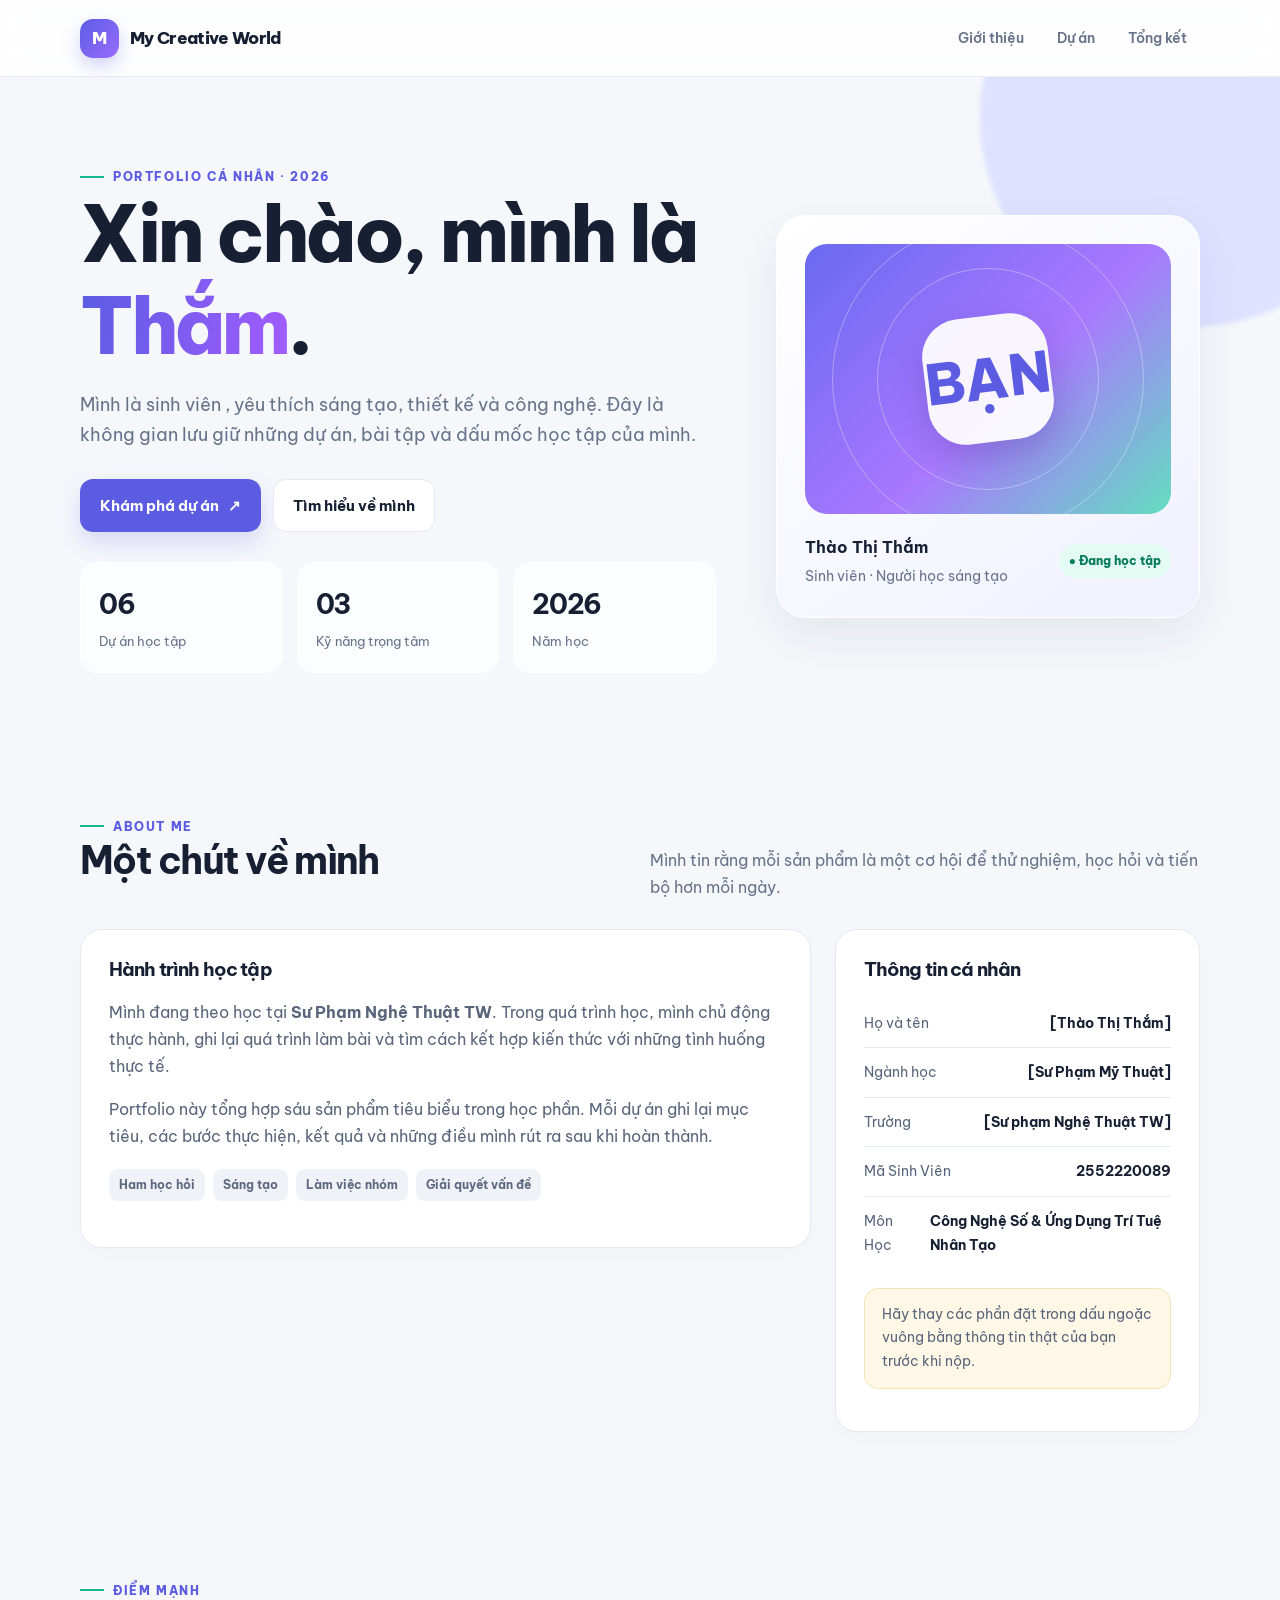
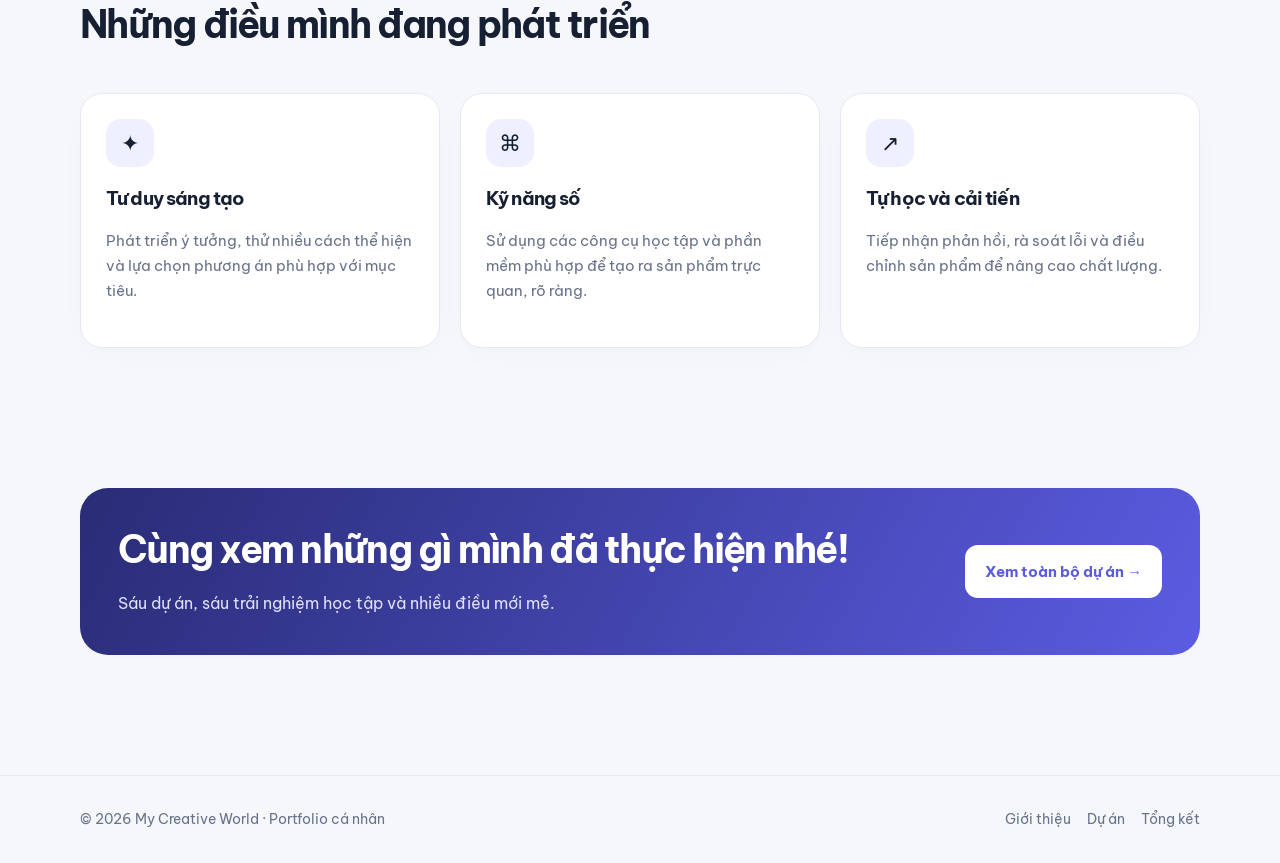
<file: my-creative-world/index.html>
<!DOCTYPE html>
<html lang="vi">
<head>
  <meta charset="UTF-8">
  <meta name="viewport" content="width=device-width, initial-scale=1.0">
  <meta name="description" content="Trang giới thiệu bản thân và portfolio học tập của sinh viên">
  <title>Giới thiệu | My Creative World</title>
  <link rel="stylesheet" href="Portfoliostyle.css">
</head>
<body>
<header class="site-header">
  <div class="container nav-wrap">
    <a class="brand" href="Portfolioindex.html" aria-label="Về trang giới thiệu"><span class="brand-mark">M</span><span>My Creative World</span></a>
    <button class="menu-toggle" aria-label="Mở menu" aria-expanded="false">☰</button>
    <nav class="nav-links" aria-label="Điều hướng chính">
      <a href="Portfolioindex.html">Giới thiệu</a>
      <a href="Portfolioprojects.html">Dự án</a>
      <a href="Portfolioprojects/Conclusion.html">Tổng kết</a>
    </nav>
  </div>
</header>
<main>

<section class="hero">
  <div class="container hero-grid">
    <div>
      <span class="eyebrow">Portfolio cá nhân · 2026</span>
      <h1>Xin chào, mình là <span class="gradient-text">Thắm</span>.</h1>
      <p class="lead">Mình là sinh viên , yêu thích sáng tạo, thiết kế và công nghệ. Đây là không gian lưu giữ những dự án, bài tập và dấu mốc học tập của mình.</p>
      <div class="hero-actions">
        <a class="btn btn-primary" href="Portfolioprojects.html">Khám phá dự án <span>↗</span></a>
        <a class="btn btn-secondary" href="#about">Tìm hiểu về mình</a>
      </div>
      <div class="stats">
        <div class="stat"><strong>06</strong><span>Dự án học tập</span></div>
        <div class="stat"><strong>03</strong><span>Kỹ năng trọng tâm</span></div>
        <div class="stat"><strong>2026</strong><span>Năm học</span></div>
      </div>
    </div>
    <div class="profile-card">
      <div class="profile-art"><div class="avatar-placeholder">BẠN</div></div>
      <div class="profile-caption"><div><strong>Thào Thị Thắm</strong><p>Sinh viên · Người học sáng tạo</p></div><span class="status">● Đang học tập</span></div>
    </div>
  </div>
</section>
<section class="section" id="about">
  <div class="container">
    <div class="section-heading"><div><span class="eyebrow">About me</span><h2>Một chút về mình</h2></div><p>Mình tin rằng mỗi sản phẩm là một cơ hội để thử nghiệm, học hỏi và tiến bộ hơn mỗi ngày.</p></div>
    <div class="content-grid">
      <article class="panel">
        <h3>Hành trình học tập</h3>
        <p>Mình đang theo học tại <strong>Sư Phạm Nghệ Thuật TW</strong>. Trong quá trình học, mình chủ động thực hành, ghi lại quá trình làm bài và tìm cách kết hợp kiến thức với những tình huống thực tế.</p>
        <p>Portfolio này tổng hợp sáu sản phẩm tiêu biểu trong học phần. Mỗi dự án ghi lại mục tiêu, các bước thực hiện, kết quả và những điều mình rút ra sau khi hoàn thành.</p>
        <div class="tag-row"><span class="tag">Ham học hỏi</span><span class="tag">Sáng tạo</span><span class="tag">Làm việc nhóm</span><span class="tag">Giải quyết vấn đề</span></div>
      </article>
      <aside class="panel">
        <h3>Thông tin cá nhân</h3>
        <ul class="info-list">
          <li><span>Họ và tên</span><strong>[Thào Thị Thắm]</strong></li>
          <li><span>Ngành học</span><strong>[Sư Phạm Mỹ Thuật]</strong></li>
          <li><span>Trường</span><strong>[Sư phạm Nghệ Thuật TW]</strong></li>
          <li><span>Mã Sinh Viên</span><strong>2552220089</strong></li>
          <li><span>Môn Học</span><strong>Công Nghệ Số & Ứng Dụng Trí Tuệ Nhân Tạo</strong></li>
        </ul>
        <p class="notice" style="margin-top:18px">Hãy thay các phần đặt trong dấu ngoặc vuông bằng thông tin thật của bạn trước khi nộp.</p>
      </aside>
    </div>
  </div>
</section>
<section class="section">
  <div class="container">
    <div class="section-heading"><div><span class="eyebrow">Điểm mạnh</span><h2>Những điều mình đang phát triển</h2></div></div>
    <div class="card-grid">
      <article class="card"><div class="card-icon">✦</div><h3>Tư duy sáng tạo</h3><p>Phát triển ý tưởng, thử nhiều cách thể hiện và lựa chọn phương án phù hợp với mục tiêu.</p></article>
      <article class="card"><div class="card-icon">⌘</div><h3>Kỹ năng số</h3><p>Sử dụng các công cụ học tập và phần mềm phù hợp để tạo ra sản phẩm trực quan, rõ ràng.</p></article>
      <article class="card"><div class="card-icon">↗</div><h3>Tự học và cải tiến</h3><p>Tiếp nhận phản hồi, rà soát lỗi và điều chỉnh sản phẩm để nâng cao chất lượng.</p></article>
    </div>
  </div>
</section>
<section class="section">
  <div class="container"><div class="contact-band"><div><h2>Cùng xem những gì mình đã thực hiện nhé!</h2><p>Sáu dự án, sáu trải nghiệm học tập và nhiều điều mới mẻ.</p></div><a class="btn" href="Portfolioprojects.html">Xem toàn bộ dự án →</a></div></div>
</section>

</main>
<footer class="site-footer">
  <div class="container footer-wrap">
    <div>© <span data-year></span> My Creative World · Portfolio cá nhân</div>
    <div class="footer-links"><a href="Portfolioindex.html">Giới thiệu</a><a href="Portfolioprojects.html">Dự án</a><a href="Portfolioprojects/Conclusion.html">Tổng kết</a></div>
  </div>
</footer>
<button class="back-top" aria-label="Lên đầu trang">↑</button>
<script src="Portfolioscript.js"></script>
</body>
</html>
</file>
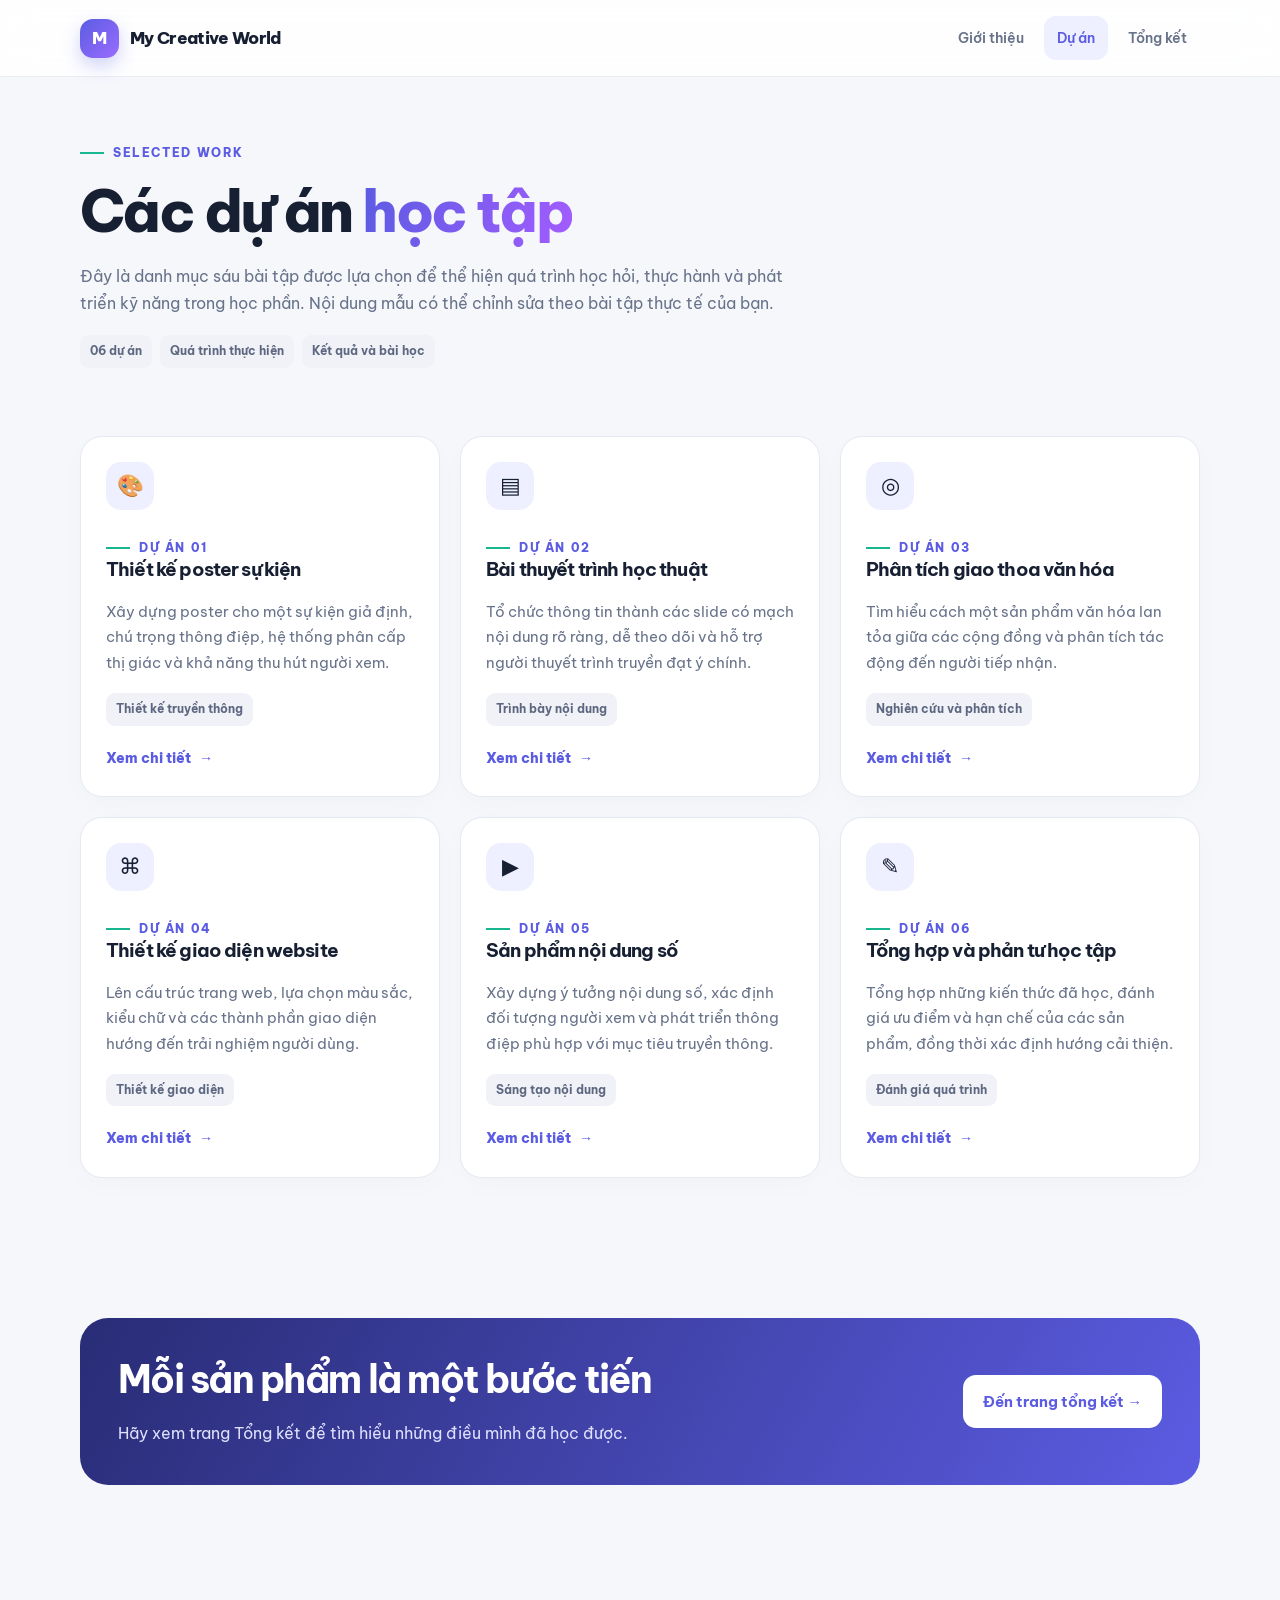
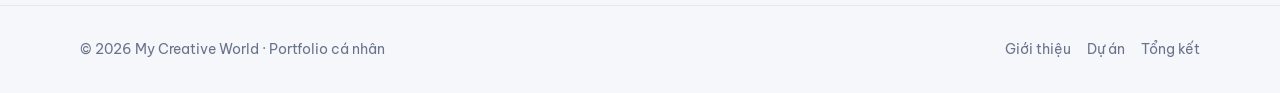
<file: my-creative-world/Portfolioprojects.html>
<!DOCTYPE html>
<html lang="vi">
<head>
  <meta charset="UTF-8">
  <meta name="viewport" content="width=device-width, initial-scale=1.0">
  <meta name="description" content="Danh mục sáu dự án học tập trong portfolio cá nhân">
  <title>Dự án | My Creative World</title>
  <link rel="stylesheet" href="Portfoliostyle.css">
</head>
<body>
<header class="site-header">
  <div class="container nav-wrap">
    <a class="brand" href="Portfolioindex.html" aria-label="Về trang giới thiệu"><span class="brand-mark">M</span><span>My Creative World</span></a>
    <button class="menu-toggle" aria-label="Mở menu" aria-expanded="false">☰</button>
    <nav class="nav-links" aria-label="Điều hướng chính">
      <a href="Portfolioindex.html">Giới thiệu</a>
      <a href="Portfolioprojects.html">Dự án</a>
      <a href="Portfolioprojects/Conclusion.html">Tổng kết</a>
    </nav>
  </div>
</header>
<main>

<section class="page-hero"><div class="container"><span class="eyebrow">Selected work</span><h1>Các dự án <span class="gradient-text">học tập</span></h1><p>Đây là danh mục sáu bài tập được lựa chọn để thể hiện quá trình học hỏi, thực hành và phát triển kỹ năng trong học phần. Nội dung mẫu có thể chỉnh sửa theo bài tập thực tế của bạn.</p><div class="tag-row"><span class="tag">06 dự án</span><span class="tag">Quá trình thực hiện</span><span class="tag">Kết quả và bài học</span></div></div></section>
<section class="section" style="padding-top:15px"><div class="container"><div class="card-grid"><article class="card"><div class="card-icon">🎨</div><span class="eyebrow">Dự án 01</span><h3>Thiết kế poster sự kiện</h3><p>Xây dựng poster cho một sự kiện giả định, chú trọng thông điệp, hệ thống phân cấp thị giác và khả năng thu hút người xem.</p><div class="tag-row"><span class="tag">Thiết kế truyền thông</span></div><a class="card-link" href="Portfolioprojects/Portfolioproject-01.html">Xem chi tiết <span>→</span></a></article><article class="card"><div class="card-icon">▤</div><span class="eyebrow">Dự án 02</span><h3>Bài thuyết trình học thuật</h3><p>Tổ chức thông tin thành các slide có mạch nội dung rõ ràng, dễ theo dõi và hỗ trợ người thuyết trình truyền đạt ý chính.</p><div class="tag-row"><span class="tag">Trình bày nội dung</span></div><a class="card-link" href="Portfolioprojects/Portfolioproject-02.html">Xem chi tiết <span>→</span></a></article><article class="card"><div class="card-icon">◎</div><span class="eyebrow">Dự án 03</span><h3>Phân tích giao thoa văn hóa</h3><p>Tìm hiểu cách một sản phẩm văn hóa lan tỏa giữa các cộng đồng và phân tích tác động đến người tiếp nhận.</p><div class="tag-row"><span class="tag">Nghiên cứu và phân tích</span></div><a class="card-link" href="Portfolioprojects/Portfolioproject-03.html">Xem chi tiết <span>→</span></a></article><article class="card"><div class="card-icon">⌘</div><span class="eyebrow">Dự án 04</span><h3>Thiết kế giao diện website</h3><p>Lên cấu trúc trang web, lựa chọn màu sắc, kiểu chữ và các thành phần giao diện hướng đến trải nghiệm người dùng.</p><div class="tag-row"><span class="tag">Thiết kế giao diện</span></div><a class="card-link" href="Portfolioprojects/Portfolioproject-04.html">Xem chi tiết <span>→</span></a></article><article class="card"><div class="card-icon">▶</div><span class="eyebrow">Dự án 05</span><h3>Sản phẩm nội dung số</h3><p>Xây dựng ý tưởng nội dung số, xác định đối tượng người xem và phát triển thông điệp phù hợp với mục tiêu truyền thông.</p><div class="tag-row"><span class="tag">Sáng tạo nội dung</span></div><a class="card-link" href="Portfolioprojects/Portfolioproject-05.html">Xem chi tiết <span>→</span></a></article><article class="card"><div class="card-icon">✎</div><span class="eyebrow">Dự án 06</span><h3>Tổng hợp và phản tư học tập</h3><p>Tổng hợp những kiến thức đã học, đánh giá ưu điểm và hạn chế của các sản phẩm, đồng thời xác định hướng cải thiện.</p><div class="tag-row"><span class="tag">Đánh giá quá trình</span></div><a class="card-link" href="Portfolioprojects/Portfolioproject-06.html">Xem chi tiết <span>→</span></a></article></div></div></section>
<section class="section"><div class="container"><div class="contact-band"><div><h2>Mỗi sản phẩm là một bước tiến</h2><p>Hãy xem trang Tổng kết để tìm hiểu những điều mình đã học được.</p></div><a class="btn" href="Portfolioprojects/Conclusion.html">Đến trang tổng kết →</a></div></div></section>

</main>
<footer class="site-footer">
  <div class="container footer-wrap">
    <div>© <span data-year></span> My Creative World · Portfolio cá nhân</div>
    <div class="footer-links"><a href="Portfolioindex.html">Giới thiệu</a><a href="Portfolioprojects.html">Dự án</a><a href="Portfolioprojects/Conclusion.html">Tổng kết</a></div>
  </div>
</footer>
<button class="back-top" aria-label="Lên đầu trang">↑</button>
<script src="Portfolioscript.js"></script>
</body>
</html>
</file>
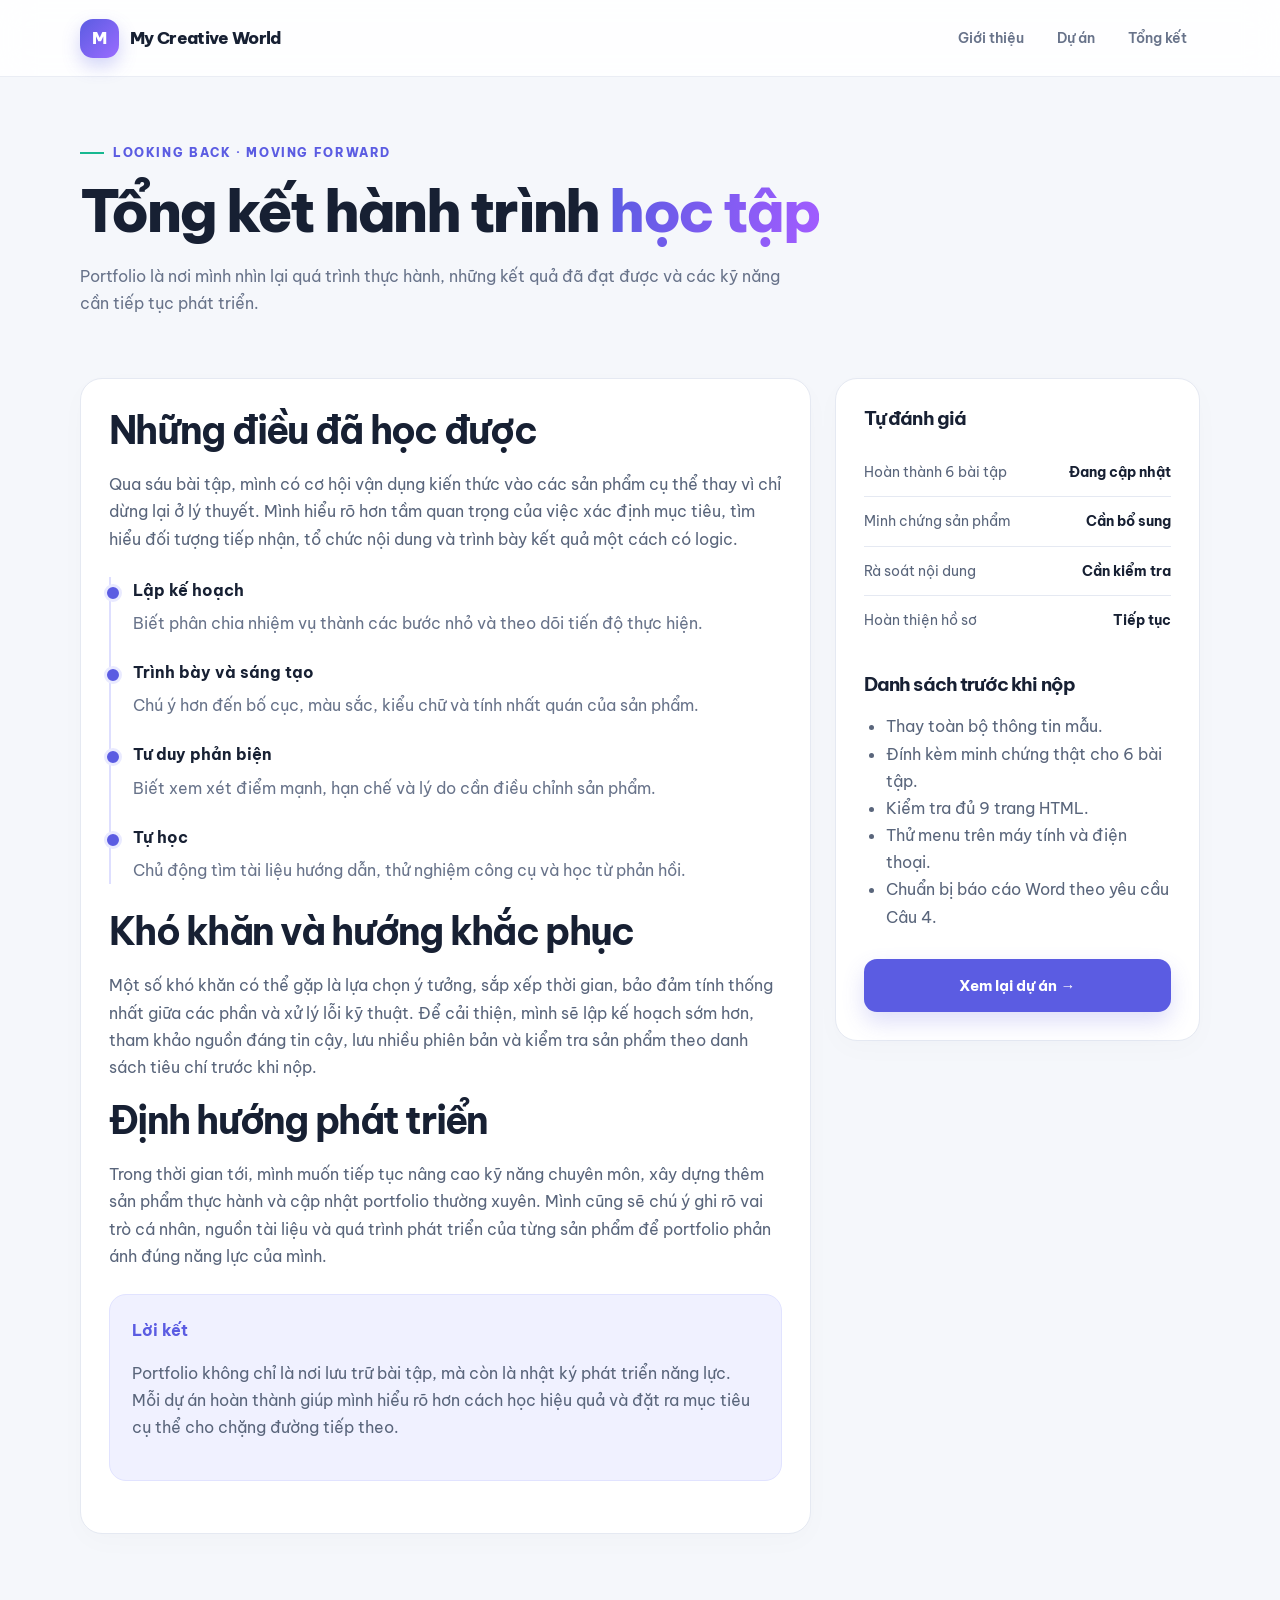
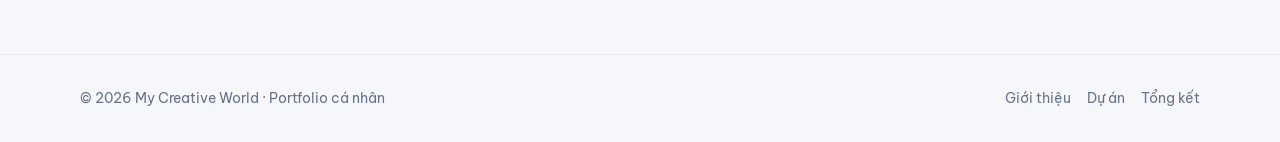
<file: my-creative-world/Portfolioprojects/Conclusion.html>
<!DOCTYPE html>
<html lang="vi">
<head>
  <meta charset="UTF-8">
  <meta name="viewport" content="width=device-width, initial-scale=1.0">
  <meta name="description" content="Tổng kết và tự đánh giá quá trình học tập của sinh viên">
  <title>Tổng kết | My Creative World</title>
  <link rel="stylesheet" href="../Portfoliostyle.css">
</head>
<body>
<header class="site-header">
  <div class="container nav-wrap">
    <a class="brand" href="Portfolioindex.html" aria-label="Về trang giới thiệu"><span class="brand-mark">M</span><span>My Creative World</span></a>
    <button class="menu-toggle" aria-label="Mở menu" aria-expanded="false">☰</button>
    <nav class="nav-links" aria-label="Điều hướng chính">
      <a href="Portfolioindex.html">Giới thiệu</a>
      <a href="Portfolioprojects.html">Dự án</a>
      <a href="Portfolioprojects/Conclusion.html">Tổng kết</a>
    </nav>
  </div>
</header>
<main>

<section class="page-hero"><div class="container"><span class="eyebrow">Looking back · Moving forward</span><h1>Tổng kết hành trình <span class="gradient-text">học tập</span></h1><p>Portfolio là nơi mình nhìn lại quá trình thực hành, những kết quả đã đạt được và các kỹ năng cần tiếp tục phát triển.</p></div></section>
<section class="section" style="padding-top:10px"><div class="container content-grid">
  <article class="panel">
    <h2>Những điều đã học được</h2>
    <p>Qua sáu bài tập, mình có cơ hội vận dụng kiến thức vào các sản phẩm cụ thể thay vì chỉ dừng lại ở lý thuyết. Mình hiểu rõ hơn tầm quan trọng của việc xác định mục tiêu, tìm hiểu đối tượng tiếp nhận, tổ chức nội dung và trình bày kết quả một cách có logic.</p>
    <div class="timeline">
      <div class="timeline-item"><strong>Lập kế hoạch</strong><p>Biết phân chia nhiệm vụ thành các bước nhỏ và theo dõi tiến độ thực hiện.</p></div>
      <div class="timeline-item"><strong>Trình bày và sáng tạo</strong><p>Chú ý hơn đến bố cục, màu sắc, kiểu chữ và tính nhất quán của sản phẩm.</p></div>
      <div class="timeline-item"><strong>Tư duy phản biện</strong><p>Biết xem xét điểm mạnh, hạn chế và lý do cần điều chỉnh sản phẩm.</p></div>
      <div class="timeline-item"><strong>Tự học</strong><p>Chủ động tìm tài liệu hướng dẫn, thử nghiệm công cụ và học từ phản hồi.</p></div>
    </div>
    <h2>Khó khăn và hướng khắc phục</h2>
    <p>Một số khó khăn có thể gặp là lựa chọn ý tưởng, sắp xếp thời gian, bảo đảm tính thống nhất giữa các phần và xử lý lỗi kỹ thuật. Để cải thiện, mình sẽ lập kế hoạch sớm hơn, tham khảo nguồn đáng tin cậy, lưu nhiều phiên bản và kiểm tra sản phẩm theo danh sách tiêu chí trước khi nộp.</p>
    <h2>Định hướng phát triển</h2>
    <p>Trong thời gian tới, mình muốn tiếp tục nâng cao kỹ năng chuyên môn, xây dựng thêm sản phẩm thực hành và cập nhật portfolio thường xuyên. Mình cũng sẽ chú ý ghi rõ vai trò cá nhân, nguồn tài liệu và quá trình phát triển của từng sản phẩm để portfolio phản ánh đúng năng lực của mình.</p>
    <div class="callout"><strong>Lời kết</strong><p>Portfolio không chỉ là nơi lưu trữ bài tập, mà còn là nhật ký phát triển năng lực. Mỗi dự án hoàn thành giúp mình hiểu rõ hơn cách học hiệu quả và đặt ra mục tiêu cụ thể cho chặng đường tiếp theo.</p></div>
  </article>
  <aside class="panel">
    <h3>Tự đánh giá</h3>
    <ul class="info-list"><li><span>Hoàn thành 6 bài tập</span><strong>Đang cập nhật</strong></li><li><span>Minh chứng sản phẩm</span><strong>Cần bổ sung</strong></li><li><span>Rà soát nội dung</span><strong>Cần kiểm tra</strong></li><li><span>Hoàn thiện hồ sơ</span><strong>Tiếp tục</strong></li></ul>
    <h3 style="margin-top:28px">Danh sách trước khi nộp</h3>
    <ul><li>Thay toàn bộ thông tin mẫu.</li><li>Đính kèm minh chứng thật cho 6 bài tập.</li><li>Kiểm tra đủ 9 trang HTML.</li><li>Thử menu trên máy tính và điện thoại.</li><li>Chuẩn bị báo cáo Word theo yêu cầu Câu 4.</li></ul>
    <a class="btn btn-primary" style="width:100%;margin-top:12px" href="../Portfolioprojects.html">Xem lại dự án →</a>
  </aside>
</div></section>

</main>
<footer class="site-footer">
  <div class="container footer-wrap">
    <div>© <span data-year></span> My Creative World · Portfolio cá nhân</div>
    <div class="footer-links"><a href="../Portfolioindex.html">Giới thiệu</a><a href="../Portfolioprojects.html">Dự án</a><a href="../Portfolioprojects/Conclusion.html">Tổng kết</a></div>
  </div>
</footer>
<button class="back-top" aria-label="Lên đầu trang">↑</button>
<script src="../Portfolioscript.js"></script>
</body>
</html>
</file>
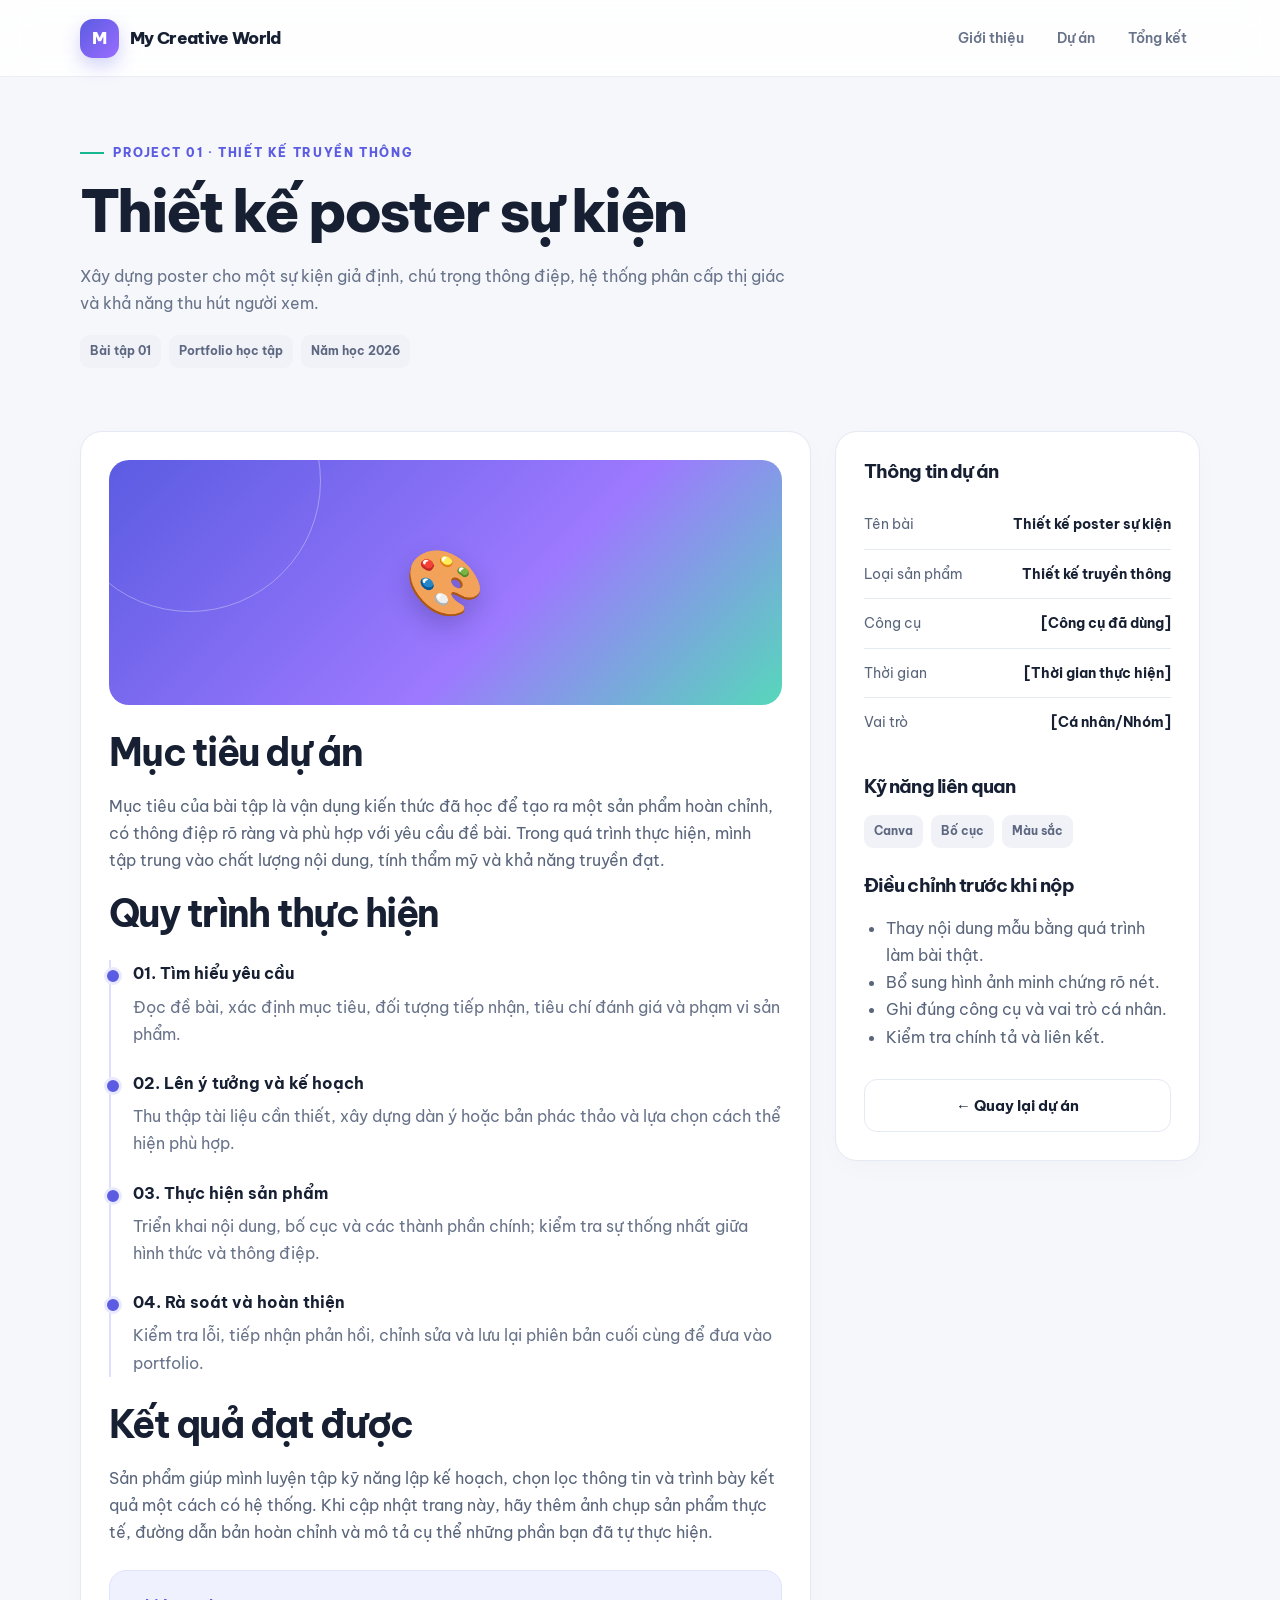
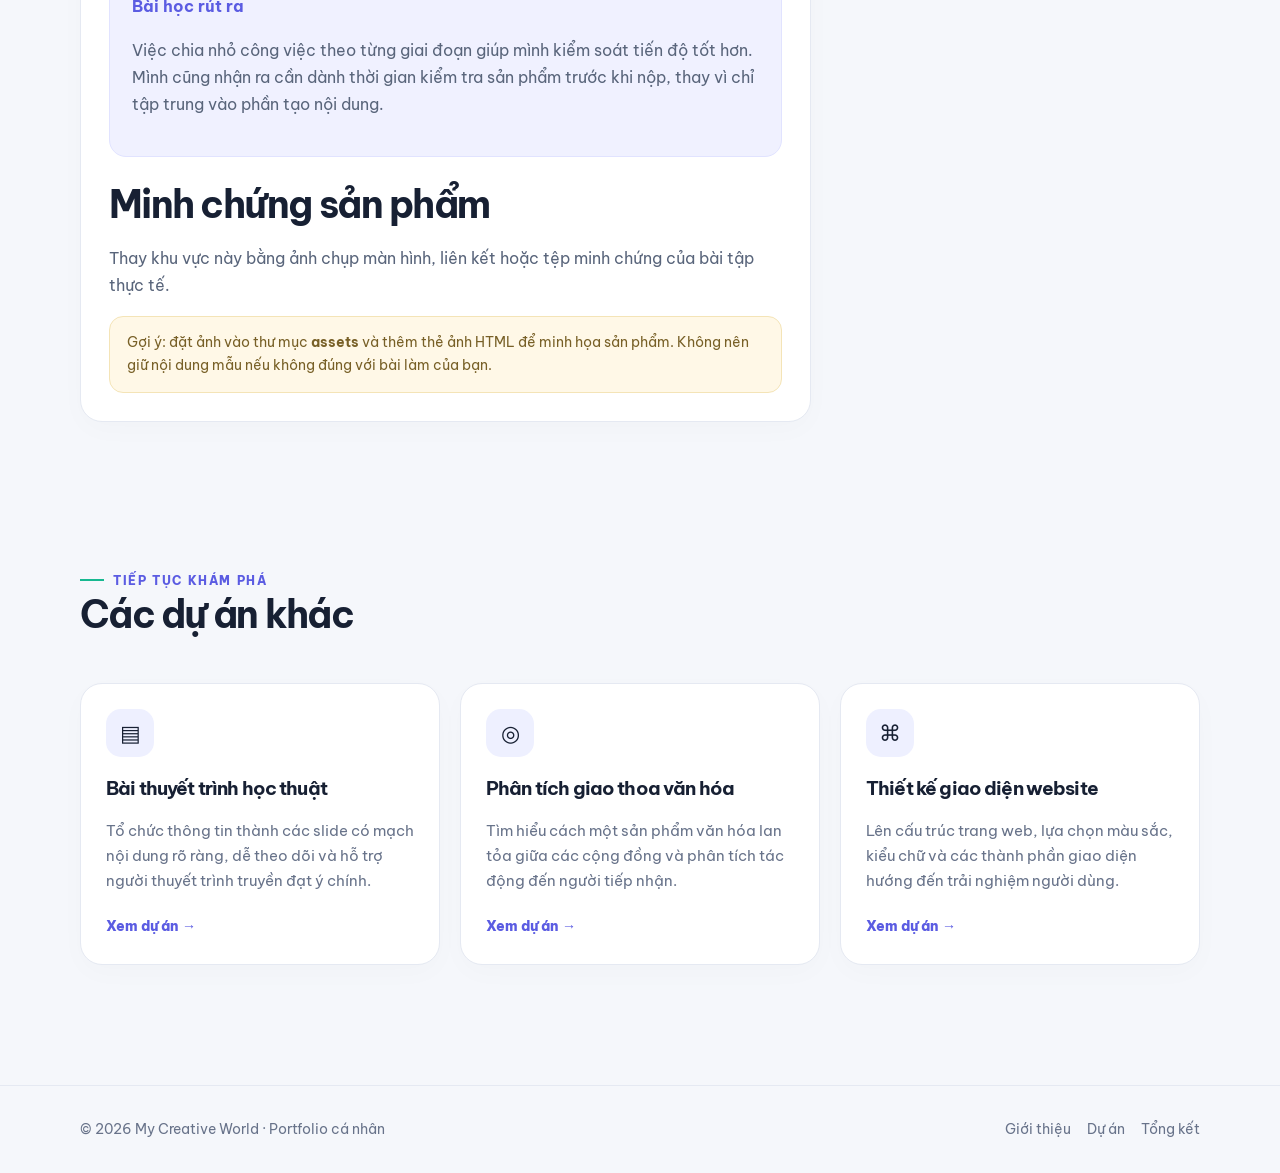
<file: my-creative-world/Portfolioprojects/Portfolioproject-01.html>
<!DOCTYPE html>
<html lang="vi">
<head>
  <meta charset="UTF-8">
  <meta name="viewport" content="width=device-width, initial-scale=1.0">
  <meta name="description" content="Xây dựng poster cho một sự kiện giả định, chú trọng thông điệp, hệ thống phân cấp thị giác và khả năng thu hút người xem.">
  <title>Thiết kế poster sự kiện | My Creative World</title>
  <link rel="stylesheet" href="../Portfoliostyle.css">
</head>
<body>
<header class="site-header">
  <div class="container nav-wrap">
    <a class="brand" href="Portfolioindex.html" aria-label="Về trang giới thiệu"><span class="brand-mark">M</span><span>My Creative World</span></a>
    <button class="menu-toggle" aria-label="Mở menu" aria-expanded="false">☰</button>
    <nav class="nav-links" aria-label="Điều hướng chính">
      <a href="Portfolioindex.html">Giới thiệu</a>
      <a href="Portfolioprojects.html">Dự án</a>
      <a href="Portfolioprojects/Conclusion.html">Tổng kết</a>
    </nav>
  </div>
</header>
<main>

<section class="page-hero"><div class="container"><span class="eyebrow">Project 01 · Thiết kế truyền thông</span><h1>Thiết kế poster sự kiện</h1><p>Xây dựng poster cho một sự kiện giả định, chú trọng thông điệp, hệ thống phân cấp thị giác và khả năng thu hút người xem.</p><div class="tag-row"><span class="tag">Bài tập 01</span><span class="tag">Portfolio học tập</span><span class="tag">Năm học 2026</span></div></div></section>
<section class="section" style="padding-top:10px"><div class="container content-grid">
  <article class="panel">
    <div class="project-cover"><span>🎨</span></div>
    <h2>Mục tiêu dự án</h2>
    <p>Mục tiêu của bài tập là vận dụng kiến thức đã học để tạo ra một sản phẩm hoàn chỉnh, có thông điệp rõ ràng và phù hợp với yêu cầu đề bài. Trong quá trình thực hiện, mình tập trung vào chất lượng nội dung, tính thẩm mỹ và khả năng truyền đạt.</p>
    <h2>Quy trình thực hiện</h2>
    <div class="timeline">
      <div class="timeline-item"><strong>01. Tìm hiểu yêu cầu</strong><p>Đọc đề bài, xác định mục tiêu, đối tượng tiếp nhận, tiêu chí đánh giá và phạm vi sản phẩm.</p></div>
      <div class="timeline-item"><strong>02. Lên ý tưởng và kế hoạch</strong><p>Thu thập tài liệu cần thiết, xây dựng dàn ý hoặc bản phác thảo và lựa chọn cách thể hiện phù hợp.</p></div>
      <div class="timeline-item"><strong>03. Thực hiện sản phẩm</strong><p>Triển khai nội dung, bố cục và các thành phần chính; kiểm tra sự thống nhất giữa hình thức và thông điệp.</p></div>
      <div class="timeline-item"><strong>04. Rà soát và hoàn thiện</strong><p>Kiểm tra lỗi, tiếp nhận phản hồi, chỉnh sửa và lưu lại phiên bản cuối cùng để đưa vào portfolio.</p></div>
    </div>
    <h2>Kết quả đạt được</h2>
    <p>Sản phẩm giúp mình luyện tập kỹ năng lập kế hoạch, chọn lọc thông tin và trình bày kết quả một cách có hệ thống. Khi cập nhật trang này, hãy thêm ảnh chụp sản phẩm thực tế, đường dẫn bản hoàn chỉnh và mô tả cụ thể những phần bạn đã tự thực hiện.</p>
    <div class="callout"><strong>Bài học rút ra</strong><p>Việc chia nhỏ công việc theo từng giai đoạn giúp mình kiểm soát tiến độ tốt hơn. Mình cũng nhận ra cần dành thời gian kiểm tra sản phẩm trước khi nộp, thay vì chỉ tập trung vào phần tạo nội dung.</p></div>
    <h2>Minh chứng sản phẩm</h2>
    <p>Thay khu vực này bằng ảnh chụp màn hình, liên kết hoặc tệp minh chứng của bài tập thực tế.</p>
    <div class="notice">Gợi ý: đặt ảnh vào thư mục <strong>assets</strong> và thêm thẻ ảnh HTML để minh họa sản phẩm. Không nên giữ nội dung mẫu nếu không đúng với bài làm của bạn.</div>
  </article>
  <aside class="panel">
    <h3>Thông tin dự án</h3>
    <ul class="info-list"><li><span>Tên bài</span><strong>Thiết kế poster sự kiện</strong></li><li><span>Loại sản phẩm</span><strong>Thiết kế truyền thông</strong></li><li><span>Công cụ</span><strong>[Công cụ đã dùng]</strong></li><li><span>Thời gian</span><strong>[Thời gian thực hiện]</strong></li><li><span>Vai trò</span><strong>[Cá nhân/Nhóm]</strong></li></ul>
    <h3 style="margin-top:28px">Kỹ năng liên quan</h3><div class="tag-row"><span class="tag">Canva</span><span class="tag">Bố cục</span><span class="tag">Màu sắc</span></div>
    <h3 style="margin-top:26px">Điều chỉnh trước khi nộp</h3><ul><li>Thay nội dung mẫu bằng quá trình làm bài thật.</li><li>Bổ sung hình ảnh minh chứng rõ nét.</li><li>Ghi đúng công cụ và vai trò cá nhân.</li><li>Kiểm tra chính tả và liên kết.</li></ul>
    <a class="btn btn-secondary" style="width:100%;margin-top:12px" href="../Portfolioprojects.html">← Quay lại dự án</a>
  </aside>
</div></section>
<section class="section"><div class="container"><div class="section-heading"><div><span class="eyebrow">Tiếp tục khám phá</span><h2>Các dự án khác</h2></div></div><div class="card-grid">
<article class="card"><div class="card-icon">▤</div><h3>Bài thuyết trình học thuật</h3><p>Tổ chức thông tin thành các slide có mạch nội dung rõ ràng, dễ theo dõi và hỗ trợ người thuyết trình truyền đạt ý chính.</p><a class="card-link" href="Portfolioproject-02.html">Xem dự án →</a></article><article class="card"><div class="card-icon">◎</div><h3>Phân tích giao thoa văn hóa</h3><p>Tìm hiểu cách một sản phẩm văn hóa lan tỏa giữa các cộng đồng và phân tích tác động đến người tiếp nhận.</p><a class="card-link" href="Portfolioproject-03.html">Xem dự án →</a></article><article class="card"><div class="card-icon">⌘</div><h3>Thiết kế giao diện website</h3><p>Lên cấu trúc trang web, lựa chọn màu sắc, kiểu chữ và các thành phần giao diện hướng đến trải nghiệm người dùng.</p><a class="card-link" href="Portfolioproject-04.html">Xem dự án →</a></article></div></div></section>
</main>
<footer class="site-footer">
  <div class="container footer-wrap">
    <div>© <span data-year></span> My Creative World · Portfolio cá nhân</div>
    <div class="footer-links"><a href="../Portfolioindex.html">Giới thiệu</a><a href="../Portfolioprojects.html">Dự án</a><a href="../Portfolioprojects/Conclusion.html">Tổng kết</a></div>
  </div>
</footer>
<button class="back-top" aria-label="Lên đầu trang">↑</button>
<script src="../Portfolioscript.js"></script>
</body>
</html>
</file>
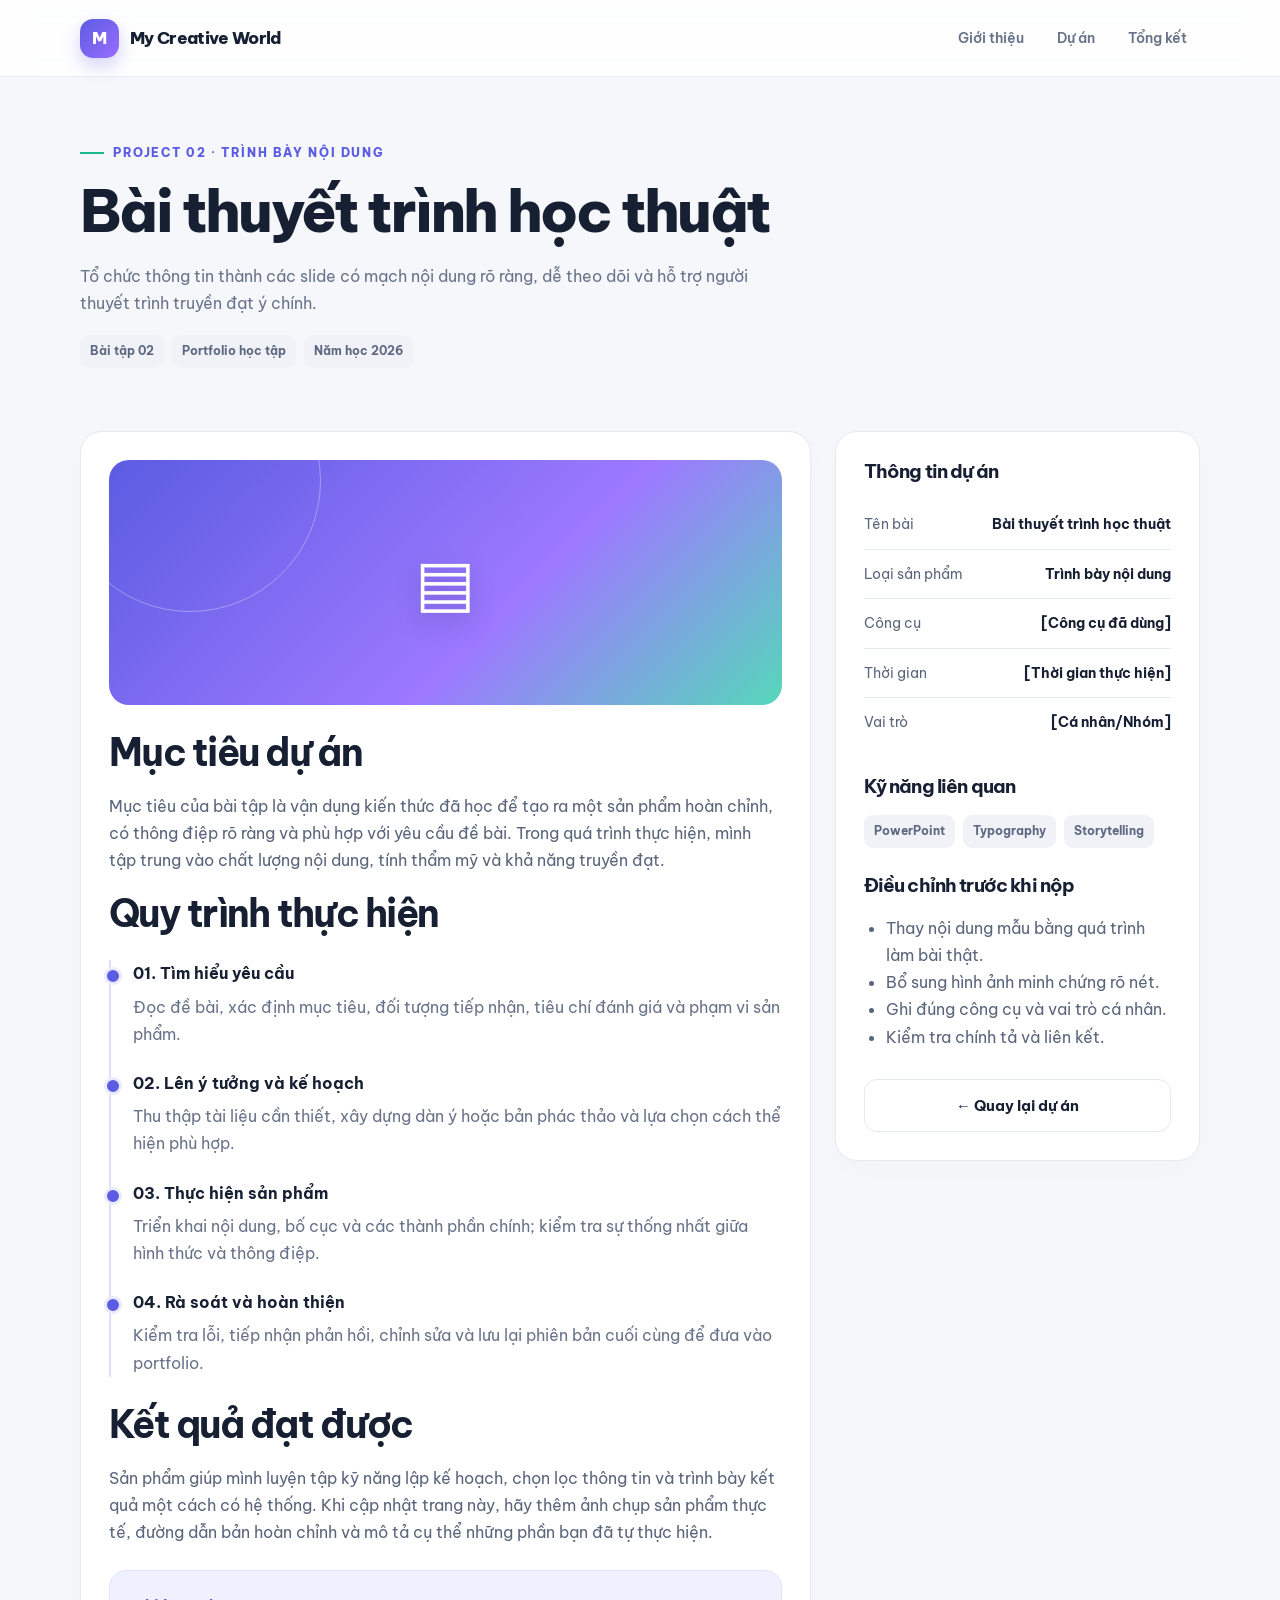
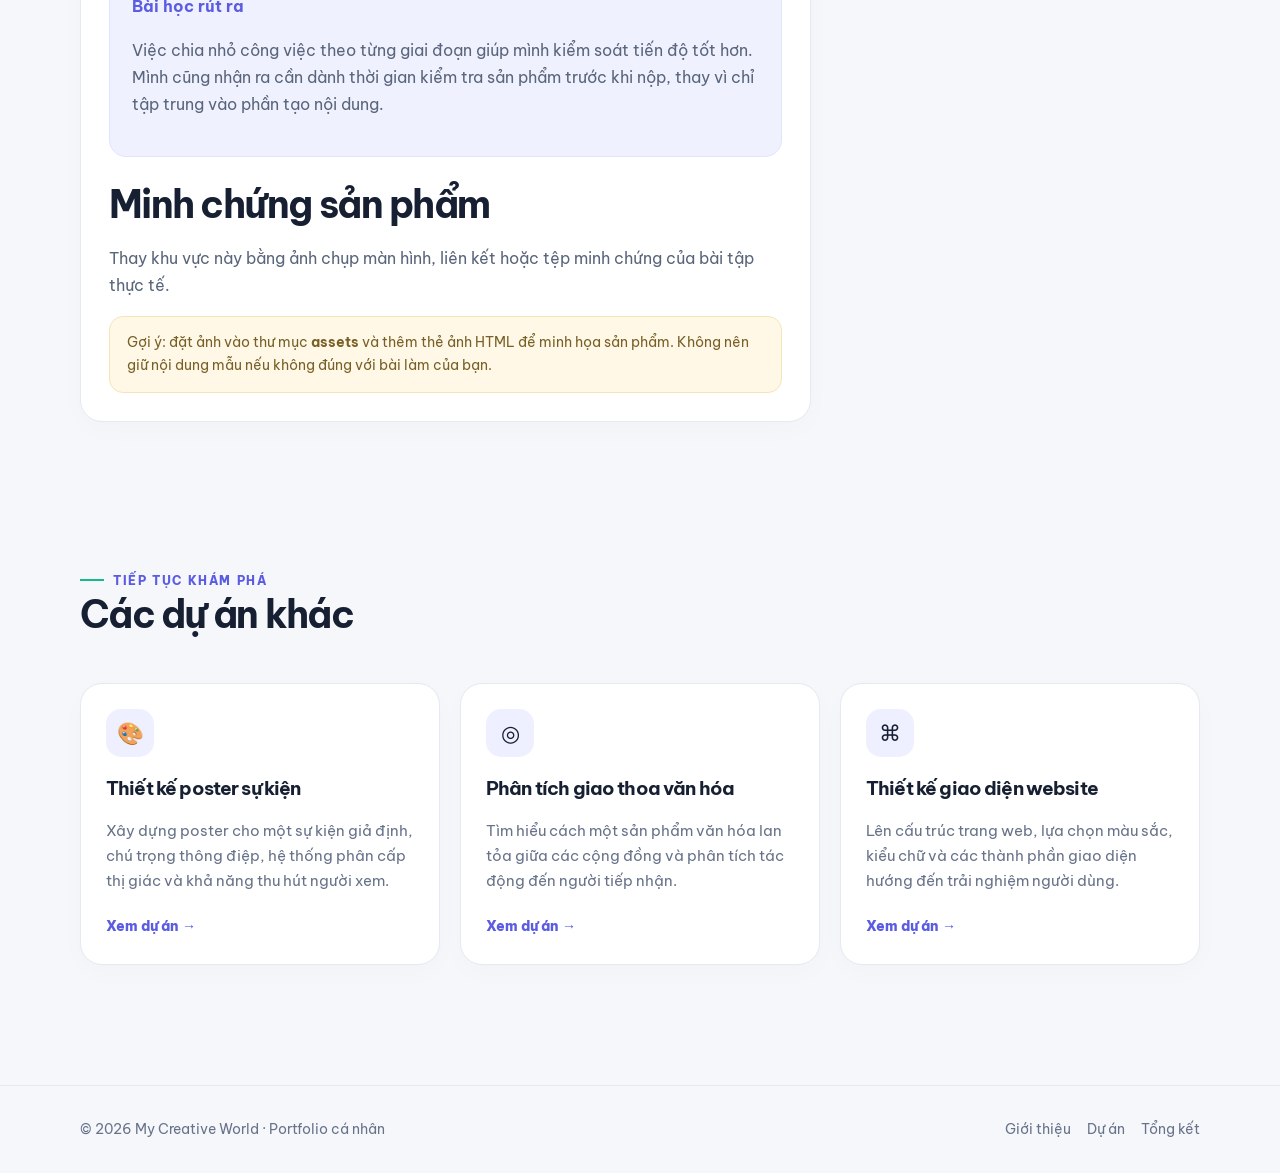
<file: my-creative-world/Portfolioprojects/Portfolioproject-02.html>
<!DOCTYPE html>
<html lang="vi">
<head>
  <meta charset="UTF-8">
  <meta name="viewport" content="width=device-width, initial-scale=1.0">
  <meta name="description" content="Tổ chức thông tin thành các slide có mạch nội dung rõ ràng, dễ theo dõi và hỗ trợ người thuyết trình truyền đạt ý chính.">
  <title>Bài thuyết trình học thuật | My Creative World</title>
  <link rel="stylesheet" href="../Portfoliostyle.css">
</head>
<body>
<header class="site-header">
  <div class="container nav-wrap">
    <a class="brand" href="Portfolioindex.html" aria-label="Về trang giới thiệu"><span class="brand-mark">M</span><span>My Creative World</span></a>
    <button class="menu-toggle" aria-label="Mở menu" aria-expanded="false">☰</button>
    <nav class="nav-links" aria-label="Điều hướng chính">
      <a href="Portfolioindex.html">Giới thiệu</a>
      <a href="Portfolioprojects.html">Dự án</a>
      <a href="Portfolioprojects/Conclusion.html">Tổng kết</a>
    </nav>
  </div>
</header>
<main>

<section class="page-hero"><div class="container"><span class="eyebrow">Project 02 · Trình bày nội dung</span><h1>Bài thuyết trình học thuật</h1><p>Tổ chức thông tin thành các slide có mạch nội dung rõ ràng, dễ theo dõi và hỗ trợ người thuyết trình truyền đạt ý chính.</p><div class="tag-row"><span class="tag">Bài tập 02</span><span class="tag">Portfolio học tập</span><span class="tag">Năm học 2026</span></div></div></section>
<section class="section" style="padding-top:10px"><div class="container content-grid">
  <article class="panel">
    <div class="project-cover"><span>▤</span></div>
    <h2>Mục tiêu dự án</h2>
    <p>Mục tiêu của bài tập là vận dụng kiến thức đã học để tạo ra một sản phẩm hoàn chỉnh, có thông điệp rõ ràng và phù hợp với yêu cầu đề bài. Trong quá trình thực hiện, mình tập trung vào chất lượng nội dung, tính thẩm mỹ và khả năng truyền đạt.</p>
    <h2>Quy trình thực hiện</h2>
    <div class="timeline">
      <div class="timeline-item"><strong>01. Tìm hiểu yêu cầu</strong><p>Đọc đề bài, xác định mục tiêu, đối tượng tiếp nhận, tiêu chí đánh giá và phạm vi sản phẩm.</p></div>
      <div class="timeline-item"><strong>02. Lên ý tưởng và kế hoạch</strong><p>Thu thập tài liệu cần thiết, xây dựng dàn ý hoặc bản phác thảo và lựa chọn cách thể hiện phù hợp.</p></div>
      <div class="timeline-item"><strong>03. Thực hiện sản phẩm</strong><p>Triển khai nội dung, bố cục và các thành phần chính; kiểm tra sự thống nhất giữa hình thức và thông điệp.</p></div>
      <div class="timeline-item"><strong>04. Rà soát và hoàn thiện</strong><p>Kiểm tra lỗi, tiếp nhận phản hồi, chỉnh sửa và lưu lại phiên bản cuối cùng để đưa vào portfolio.</p></div>
    </div>
    <h2>Kết quả đạt được</h2>
    <p>Sản phẩm giúp mình luyện tập kỹ năng lập kế hoạch, chọn lọc thông tin và trình bày kết quả một cách có hệ thống. Khi cập nhật trang này, hãy thêm ảnh chụp sản phẩm thực tế, đường dẫn bản hoàn chỉnh và mô tả cụ thể những phần bạn đã tự thực hiện.</p>
    <div class="callout"><strong>Bài học rút ra</strong><p>Việc chia nhỏ công việc theo từng giai đoạn giúp mình kiểm soát tiến độ tốt hơn. Mình cũng nhận ra cần dành thời gian kiểm tra sản phẩm trước khi nộp, thay vì chỉ tập trung vào phần tạo nội dung.</p></div>
    <h2>Minh chứng sản phẩm</h2>
    <p>Thay khu vực này bằng ảnh chụp màn hình, liên kết hoặc tệp minh chứng của bài tập thực tế.</p>
    <div class="notice">Gợi ý: đặt ảnh vào thư mục <strong>assets</strong> và thêm thẻ ảnh HTML để minh họa sản phẩm. Không nên giữ nội dung mẫu nếu không đúng với bài làm của bạn.</div>
  </article>
  <aside class="panel">
    <h3>Thông tin dự án</h3>
    <ul class="info-list"><li><span>Tên bài</span><strong>Bài thuyết trình học thuật</strong></li><li><span>Loại sản phẩm</span><strong>Trình bày nội dung</strong></li><li><span>Công cụ</span><strong>[Công cụ đã dùng]</strong></li><li><span>Thời gian</span><strong>[Thời gian thực hiện]</strong></li><li><span>Vai trò</span><strong>[Cá nhân/Nhóm]</strong></li></ul>
    <h3 style="margin-top:28px">Kỹ năng liên quan</h3><div class="tag-row"><span class="tag">PowerPoint</span><span class="tag">Typography</span><span class="tag">Storytelling</span></div>
    <h3 style="margin-top:26px">Điều chỉnh trước khi nộp</h3><ul><li>Thay nội dung mẫu bằng quá trình làm bài thật.</li><li>Bổ sung hình ảnh minh chứng rõ nét.</li><li>Ghi đúng công cụ và vai trò cá nhân.</li><li>Kiểm tra chính tả và liên kết.</li></ul>
    <a class="btn btn-secondary" style="width:100%;margin-top:12px" href="../Portfolioprojects.html">← Quay lại dự án</a>
  </aside>
</div></section>
<section class="section"><div class="container"><div class="section-heading"><div><span class="eyebrow">Tiếp tục khám phá</span><h2>Các dự án khác</h2></div></div><div class="card-grid">
<article class="card"><div class="card-icon">🎨</div><h3>Thiết kế poster sự kiện</h3><p>Xây dựng poster cho một sự kiện giả định, chú trọng thông điệp, hệ thống phân cấp thị giác và khả năng thu hút người xem.</p><a class="card-link" href="Portfolioproject-01.html">Xem dự án →</a></article><article class="card"><div class="card-icon">◎</div><h3>Phân tích giao thoa văn hóa</h3><p>Tìm hiểu cách một sản phẩm văn hóa lan tỏa giữa các cộng đồng và phân tích tác động đến người tiếp nhận.</p><a class="card-link" href="Portfolioproject-03.html">Xem dự án →</a></article><article class="card"><div class="card-icon">⌘</div><h3>Thiết kế giao diện website</h3><p>Lên cấu trúc trang web, lựa chọn màu sắc, kiểu chữ và các thành phần giao diện hướng đến trải nghiệm người dùng.</p><a class="card-link" href="Portfolioproject-04.html">Xem dự án →</a></article></div></div></section>
</main>
<footer class="site-footer">
  <div class="container footer-wrap">
    <div>© <span data-year></span> My Creative World · Portfolio cá nhân</div>
    <div class="footer-links"><a href="../Portfolioindex.html">Giới thiệu</a><a href="../Portfolioprojects.html">Dự án</a><a href="../Portfolioprojects/Conclusion.html">Tổng kết</a></div>
  </div>
</footer>
<button class="back-top" aria-label="Lên đầu trang">↑</button>
<script src="../Portfolioscript.js"></script>
</body>
</html>
</file>
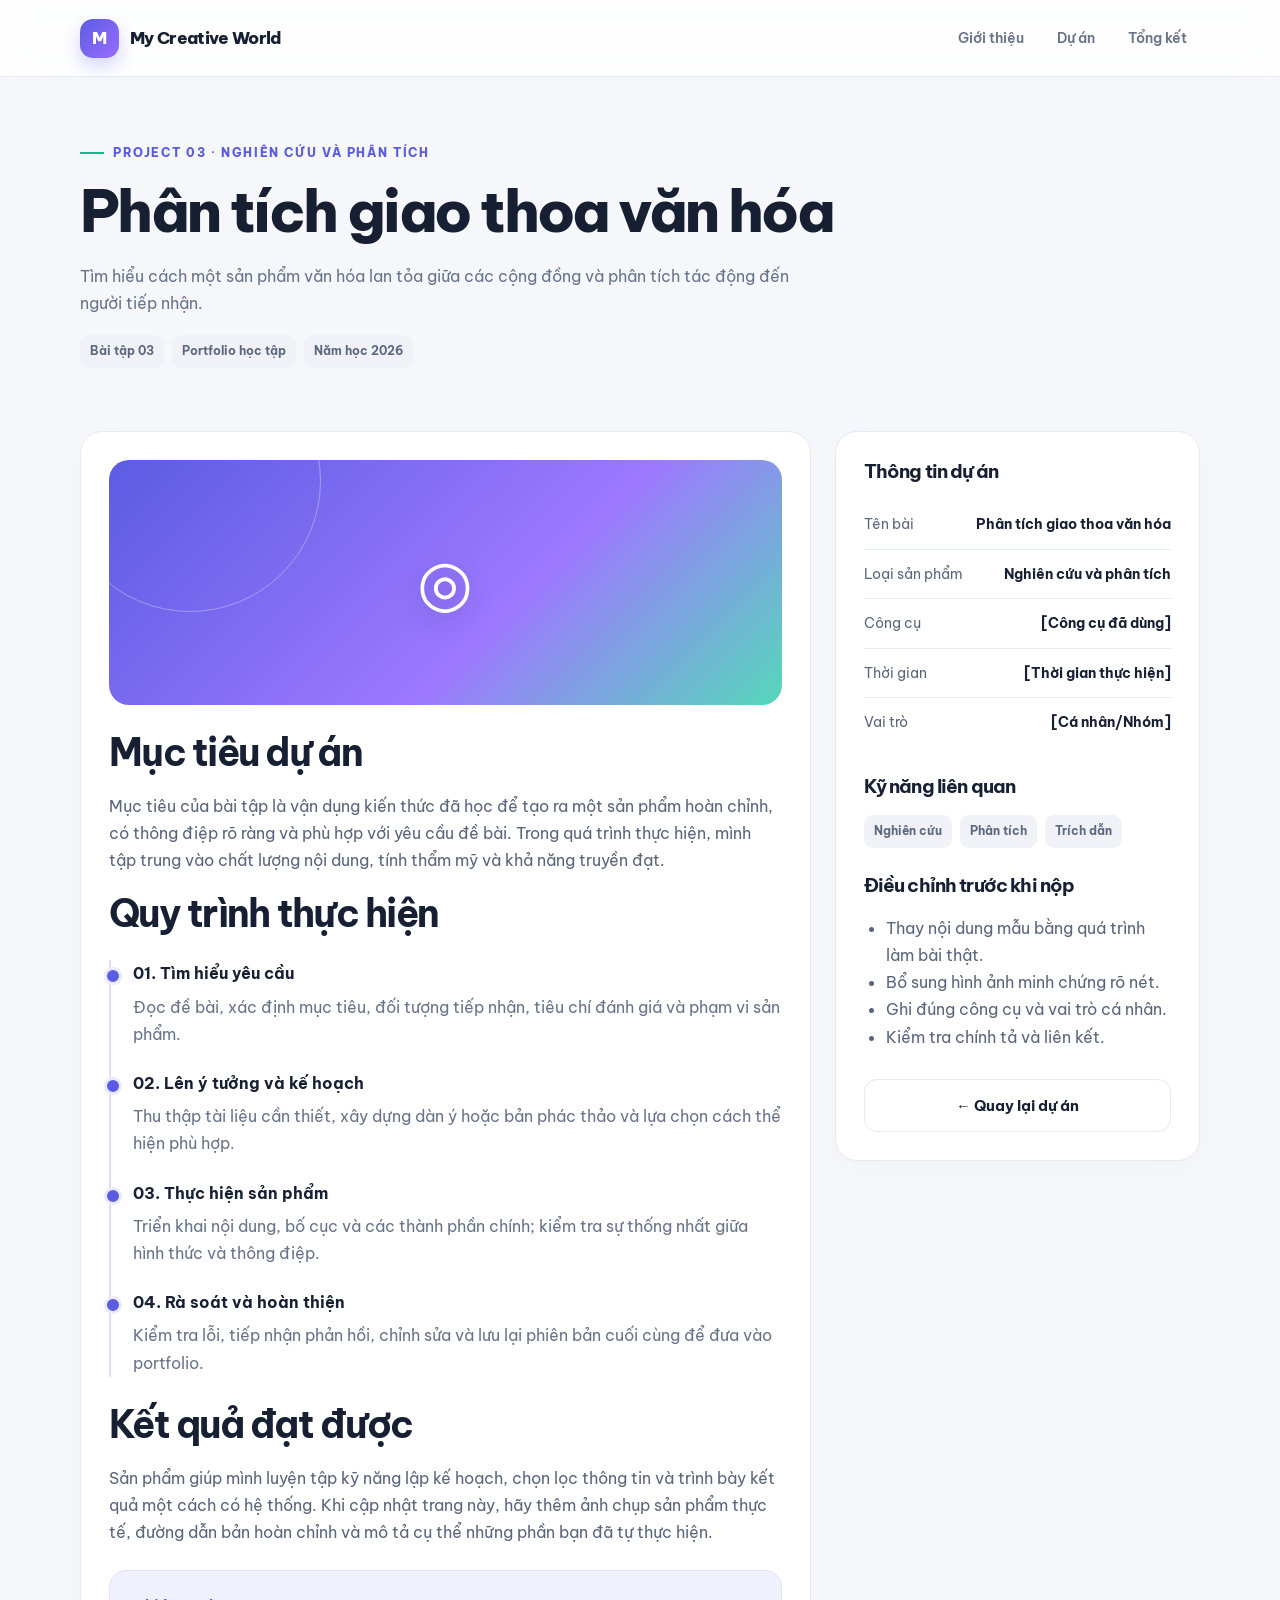
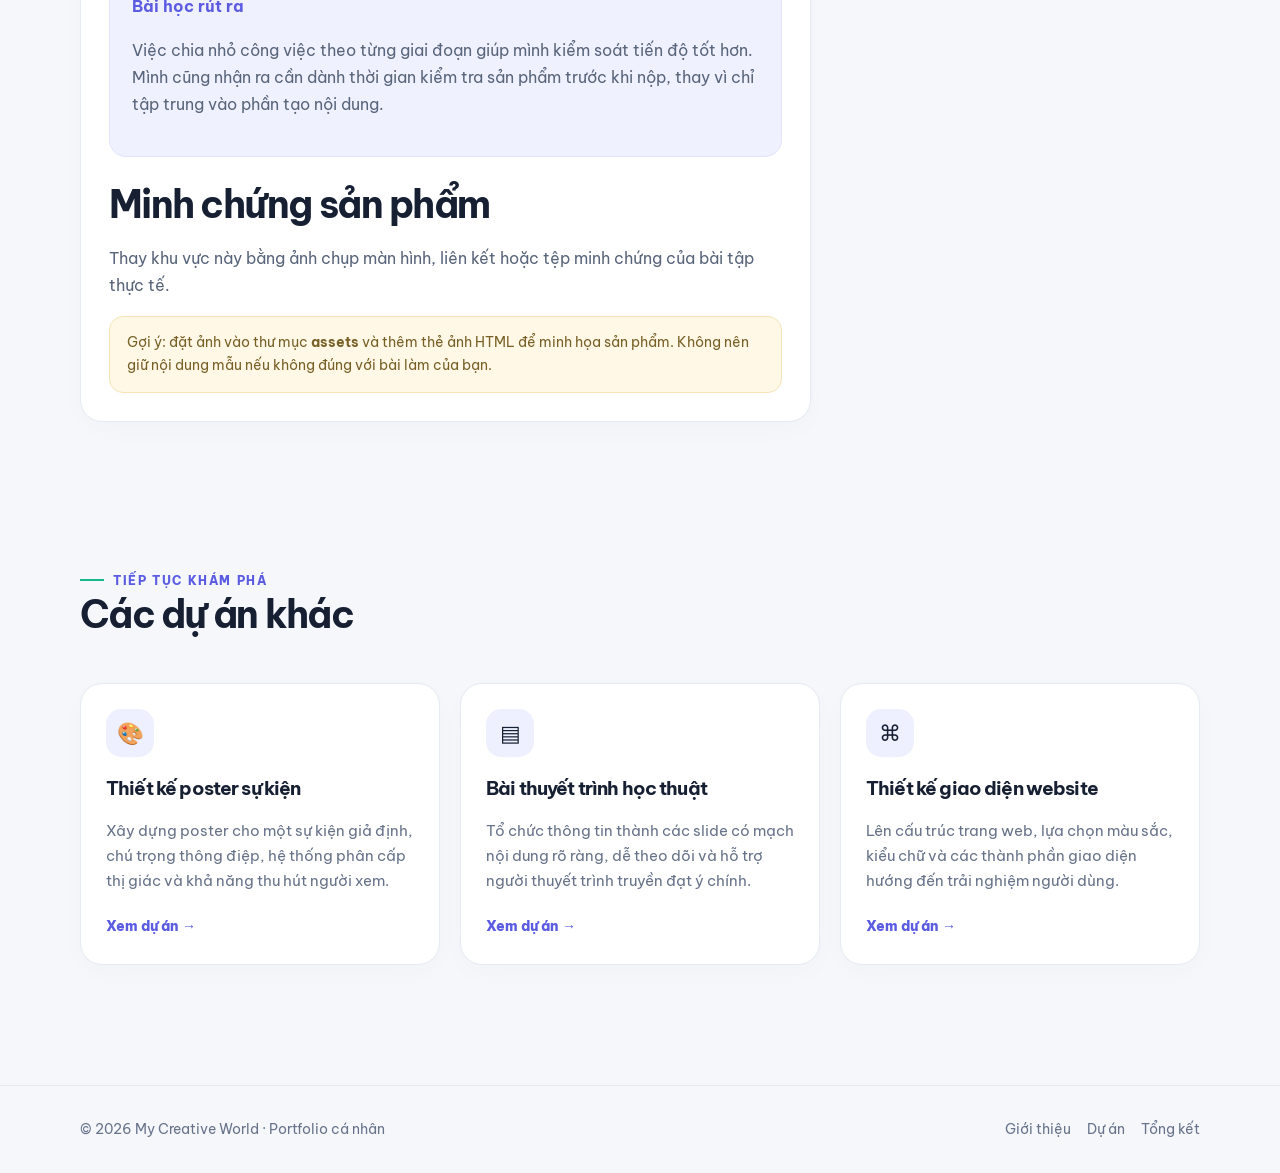
<file: my-creative-world/Portfolioprojects/Portfolioproject-03.html>
<!DOCTYPE html>
<html lang="vi">
<head>
  <meta charset="UTF-8">
  <meta name="viewport" content="width=device-width, initial-scale=1.0">
  <meta name="description" content="Tìm hiểu cách một sản phẩm văn hóa lan tỏa giữa các cộng đồng và phân tích tác động đến người tiếp nhận.">
  <title>Phân tích giao thoa văn hóa | My Creative World</title>
  <link rel="stylesheet" href="../Portfoliostyle.css">
</head>
<body>
<header class="site-header">
  <div class="container nav-wrap">
    <a class="brand" href="Portfolioindex.html" aria-label="Về trang giới thiệu"><span class="brand-mark">M</span><span>My Creative World</span></a>
    <button class="menu-toggle" aria-label="Mở menu" aria-expanded="false">☰</button>
    <nav class="nav-links" aria-label="Điều hướng chính">
      <a href="Portfolioindex.html">Giới thiệu</a>
      <a href="Portfolioprojects.html">Dự án</a>
      <a href="Portfolioprojects/Conclusion.html">Tổng kết</a>
    </nav>
  </div>
</header>
<main>

<section class="page-hero"><div class="container"><span class="eyebrow">Project 03 · Nghiên cứu và phân tích</span><h1>Phân tích giao thoa văn hóa</h1><p>Tìm hiểu cách một sản phẩm văn hóa lan tỏa giữa các cộng đồng và phân tích tác động đến người tiếp nhận.</p><div class="tag-row"><span class="tag">Bài tập 03</span><span class="tag">Portfolio học tập</span><span class="tag">Năm học 2026</span></div></div></section>
<section class="section" style="padding-top:10px"><div class="container content-grid">
  <article class="panel">
    <div class="project-cover"><span>◎</span></div>
    <h2>Mục tiêu dự án</h2>
    <p>Mục tiêu của bài tập là vận dụng kiến thức đã học để tạo ra một sản phẩm hoàn chỉnh, có thông điệp rõ ràng và phù hợp với yêu cầu đề bài. Trong quá trình thực hiện, mình tập trung vào chất lượng nội dung, tính thẩm mỹ và khả năng truyền đạt.</p>
    <h2>Quy trình thực hiện</h2>
    <div class="timeline">
      <div class="timeline-item"><strong>01. Tìm hiểu yêu cầu</strong><p>Đọc đề bài, xác định mục tiêu, đối tượng tiếp nhận, tiêu chí đánh giá và phạm vi sản phẩm.</p></div>
      <div class="timeline-item"><strong>02. Lên ý tưởng và kế hoạch</strong><p>Thu thập tài liệu cần thiết, xây dựng dàn ý hoặc bản phác thảo và lựa chọn cách thể hiện phù hợp.</p></div>
      <div class="timeline-item"><strong>03. Thực hiện sản phẩm</strong><p>Triển khai nội dung, bố cục và các thành phần chính; kiểm tra sự thống nhất giữa hình thức và thông điệp.</p></div>
      <div class="timeline-item"><strong>04. Rà soát và hoàn thiện</strong><p>Kiểm tra lỗi, tiếp nhận phản hồi, chỉnh sửa và lưu lại phiên bản cuối cùng để đưa vào portfolio.</p></div>
    </div>
    <h2>Kết quả đạt được</h2>
    <p>Sản phẩm giúp mình luyện tập kỹ năng lập kế hoạch, chọn lọc thông tin và trình bày kết quả một cách có hệ thống. Khi cập nhật trang này, hãy thêm ảnh chụp sản phẩm thực tế, đường dẫn bản hoàn chỉnh và mô tả cụ thể những phần bạn đã tự thực hiện.</p>
    <div class="callout"><strong>Bài học rút ra</strong><p>Việc chia nhỏ công việc theo từng giai đoạn giúp mình kiểm soát tiến độ tốt hơn. Mình cũng nhận ra cần dành thời gian kiểm tra sản phẩm trước khi nộp, thay vì chỉ tập trung vào phần tạo nội dung.</p></div>
    <h2>Minh chứng sản phẩm</h2>
    <p>Thay khu vực này bằng ảnh chụp màn hình, liên kết hoặc tệp minh chứng của bài tập thực tế.</p>
    <div class="notice">Gợi ý: đặt ảnh vào thư mục <strong>assets</strong> và thêm thẻ ảnh HTML để minh họa sản phẩm. Không nên giữ nội dung mẫu nếu không đúng với bài làm của bạn.</div>
  </article>
  <aside class="panel">
    <h3>Thông tin dự án</h3>
    <ul class="info-list"><li><span>Tên bài</span><strong>Phân tích giao thoa văn hóa</strong></li><li><span>Loại sản phẩm</span><strong>Nghiên cứu và phân tích</strong></li><li><span>Công cụ</span><strong>[Công cụ đã dùng]</strong></li><li><span>Thời gian</span><strong>[Thời gian thực hiện]</strong></li><li><span>Vai trò</span><strong>[Cá nhân/Nhóm]</strong></li></ul>
    <h3 style="margin-top:28px">Kỹ năng liên quan</h3><div class="tag-row"><span class="tag">Nghiên cứu</span><span class="tag">Phân tích</span><span class="tag">Trích dẫn</span></div>
    <h3 style="margin-top:26px">Điều chỉnh trước khi nộp</h3><ul><li>Thay nội dung mẫu bằng quá trình làm bài thật.</li><li>Bổ sung hình ảnh minh chứng rõ nét.</li><li>Ghi đúng công cụ và vai trò cá nhân.</li><li>Kiểm tra chính tả và liên kết.</li></ul>
    <a class="btn btn-secondary" style="width:100%;margin-top:12px" href="../Portfolioprojects.html">← Quay lại dự án</a>
  </aside>
</div></section>
<section class="section"><div class="container"><div class="section-heading"><div><span class="eyebrow">Tiếp tục khám phá</span><h2>Các dự án khác</h2></div></div><div class="card-grid">
<article class="card"><div class="card-icon">🎨</div><h3>Thiết kế poster sự kiện</h3><p>Xây dựng poster cho một sự kiện giả định, chú trọng thông điệp, hệ thống phân cấp thị giác và khả năng thu hút người xem.</p><a class="card-link" href="Portfolioproject-01.html">Xem dự án →</a></article><article class="card"><div class="card-icon">▤</div><h3>Bài thuyết trình học thuật</h3><p>Tổ chức thông tin thành các slide có mạch nội dung rõ ràng, dễ theo dõi và hỗ trợ người thuyết trình truyền đạt ý chính.</p><a class="card-link" href="Portfolioproject-02.html">Xem dự án →</a></article><article class="card"><div class="card-icon">⌘</div><h3>Thiết kế giao diện website</h3><p>Lên cấu trúc trang web, lựa chọn màu sắc, kiểu chữ và các thành phần giao diện hướng đến trải nghiệm người dùng.</p><a class="card-link" href="Portfolioproject-04.html">Xem dự án →</a></article></div></div></section>
</main>
<footer class="site-footer">
  <div class="container footer-wrap">
    <div>© <span data-year></span> My Creative World · Portfolio cá nhân</div>
    <div class="footer-links"><a href="../Portfolioindex.html">Giới thiệu</a><a href="../Portfolioprojects.html">Dự án</a><a href="../Portfolioprojects/Conclusion.html">Tổng kết</a></div>
  </div>
</footer>
<button class="back-top" aria-label="Lên đầu trang">↑</button>
<script src="../Portfolioscript.js"></script>
</body>
</html>
</file>
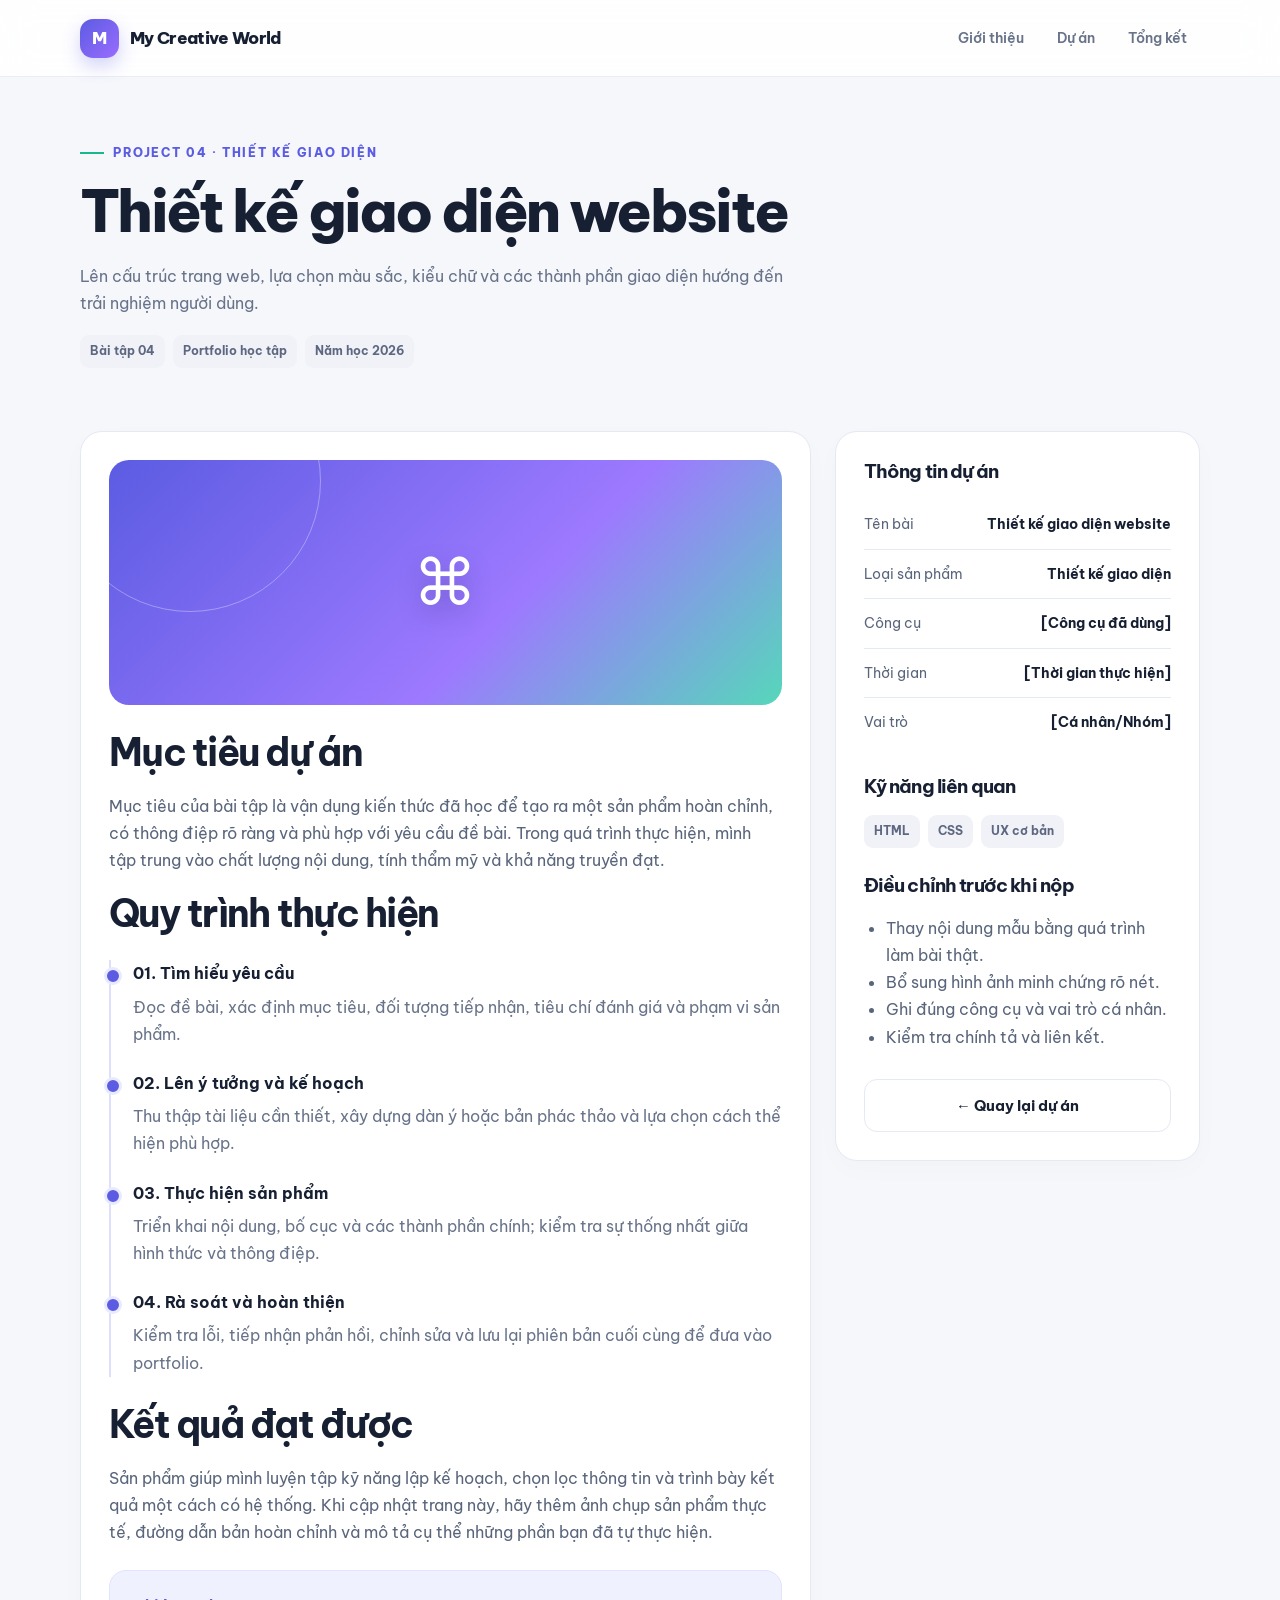
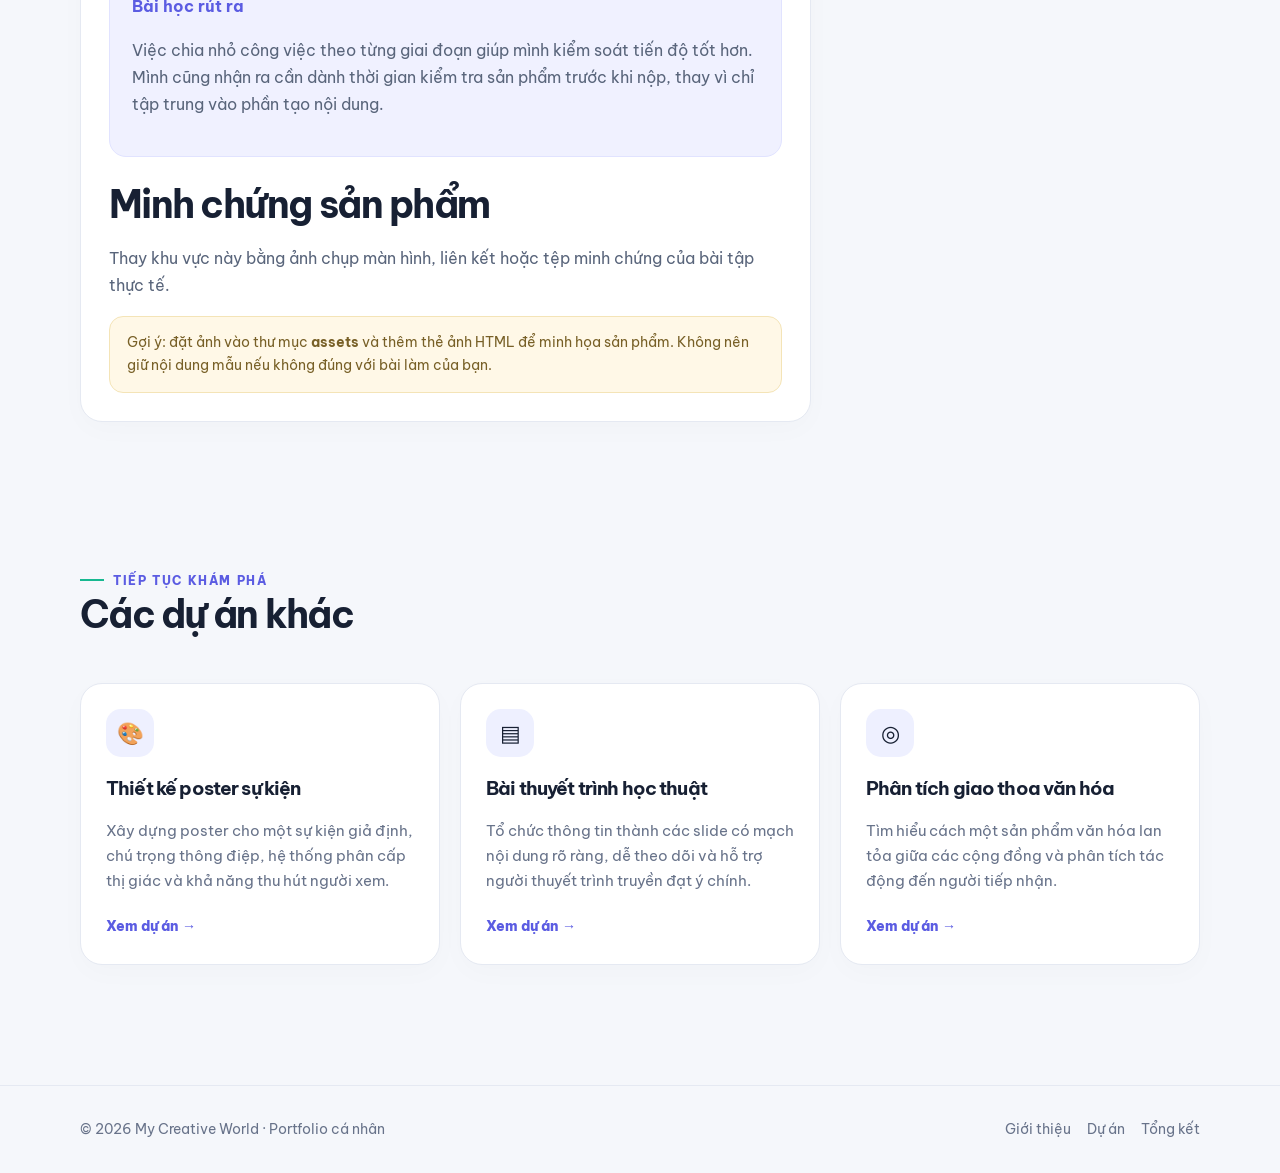
<file: my-creative-world/Portfolioprojects/Portfolioproject-04.html>
<!DOCTYPE html>
<html lang="vi">
<head>
  <meta charset="UTF-8">
  <meta name="viewport" content="width=device-width, initial-scale=1.0">
  <meta name="description" content="Lên cấu trúc trang web, lựa chọn màu sắc, kiểu chữ và các thành phần giao diện hướng đến trải nghiệm người dùng.">
  <title>Thiết kế giao diện website | My Creative World</title>
  <link rel="stylesheet" href="../Portfoliostyle.css">
</head>
<body>
<header class="site-header">
  <div class="container nav-wrap">
    <a class="brand" href="Portfolioindex.html" aria-label="Về trang giới thiệu"><span class="brand-mark">M</span><span>My Creative World</span></a>
    <button class="menu-toggle" aria-label="Mở menu" aria-expanded="false">☰</button>
    <nav class="nav-links" aria-label="Điều hướng chính">
      <a href="Portfolioindex.html">Giới thiệu</a>
      <a href="Portfolioprojects.html">Dự án</a>
      <a href="Portfolioprojects/Conclusion.html">Tổng kết</a>
    </nav>
  </div>
</header>
<main>

<section class="page-hero"><div class="container"><span class="eyebrow">Project 04 · Thiết kế giao diện</span><h1>Thiết kế giao diện website</h1><p>Lên cấu trúc trang web, lựa chọn màu sắc, kiểu chữ và các thành phần giao diện hướng đến trải nghiệm người dùng.</p><div class="tag-row"><span class="tag">Bài tập 04</span><span class="tag">Portfolio học tập</span><span class="tag">Năm học 2026</span></div></div></section>
<section class="section" style="padding-top:10px"><div class="container content-grid">
  <article class="panel">
    <div class="project-cover"><span>⌘</span></div>
    <h2>Mục tiêu dự án</h2>
    <p>Mục tiêu của bài tập là vận dụng kiến thức đã học để tạo ra một sản phẩm hoàn chỉnh, có thông điệp rõ ràng và phù hợp với yêu cầu đề bài. Trong quá trình thực hiện, mình tập trung vào chất lượng nội dung, tính thẩm mỹ và khả năng truyền đạt.</p>
    <h2>Quy trình thực hiện</h2>
    <div class="timeline">
      <div class="timeline-item"><strong>01. Tìm hiểu yêu cầu</strong><p>Đọc đề bài, xác định mục tiêu, đối tượng tiếp nhận, tiêu chí đánh giá và phạm vi sản phẩm.</p></div>
      <div class="timeline-item"><strong>02. Lên ý tưởng và kế hoạch</strong><p>Thu thập tài liệu cần thiết, xây dựng dàn ý hoặc bản phác thảo và lựa chọn cách thể hiện phù hợp.</p></div>
      <div class="timeline-item"><strong>03. Thực hiện sản phẩm</strong><p>Triển khai nội dung, bố cục và các thành phần chính; kiểm tra sự thống nhất giữa hình thức và thông điệp.</p></div>
      <div class="timeline-item"><strong>04. Rà soát và hoàn thiện</strong><p>Kiểm tra lỗi, tiếp nhận phản hồi, chỉnh sửa và lưu lại phiên bản cuối cùng để đưa vào portfolio.</p></div>
    </div>
    <h2>Kết quả đạt được</h2>
    <p>Sản phẩm giúp mình luyện tập kỹ năng lập kế hoạch, chọn lọc thông tin và trình bày kết quả một cách có hệ thống. Khi cập nhật trang này, hãy thêm ảnh chụp sản phẩm thực tế, đường dẫn bản hoàn chỉnh và mô tả cụ thể những phần bạn đã tự thực hiện.</p>
    <div class="callout"><strong>Bài học rút ra</strong><p>Việc chia nhỏ công việc theo từng giai đoạn giúp mình kiểm soát tiến độ tốt hơn. Mình cũng nhận ra cần dành thời gian kiểm tra sản phẩm trước khi nộp, thay vì chỉ tập trung vào phần tạo nội dung.</p></div>
    <h2>Minh chứng sản phẩm</h2>
    <p>Thay khu vực này bằng ảnh chụp màn hình, liên kết hoặc tệp minh chứng của bài tập thực tế.</p>
    <div class="notice">Gợi ý: đặt ảnh vào thư mục <strong>assets</strong> và thêm thẻ ảnh HTML để minh họa sản phẩm. Không nên giữ nội dung mẫu nếu không đúng với bài làm của bạn.</div>
  </article>
  <aside class="panel">
    <h3>Thông tin dự án</h3>
    <ul class="info-list"><li><span>Tên bài</span><strong>Thiết kế giao diện website</strong></li><li><span>Loại sản phẩm</span><strong>Thiết kế giao diện</strong></li><li><span>Công cụ</span><strong>[Công cụ đã dùng]</strong></li><li><span>Thời gian</span><strong>[Thời gian thực hiện]</strong></li><li><span>Vai trò</span><strong>[Cá nhân/Nhóm]</strong></li></ul>
    <h3 style="margin-top:28px">Kỹ năng liên quan</h3><div class="tag-row"><span class="tag">HTML</span><span class="tag">CSS</span><span class="tag">UX cơ bản</span></div>
    <h3 style="margin-top:26px">Điều chỉnh trước khi nộp</h3><ul><li>Thay nội dung mẫu bằng quá trình làm bài thật.</li><li>Bổ sung hình ảnh minh chứng rõ nét.</li><li>Ghi đúng công cụ và vai trò cá nhân.</li><li>Kiểm tra chính tả và liên kết.</li></ul>
    <a class="btn btn-secondary" style="width:100%;margin-top:12px" href="../Portfolioprojects.html">← Quay lại dự án</a>
  </aside>
</div></section>
<section class="section"><div class="container"><div class="section-heading"><div><span class="eyebrow">Tiếp tục khám phá</span><h2>Các dự án khác</h2></div></div><div class="card-grid">
<article class="card"><div class="card-icon">🎨</div><h3>Thiết kế poster sự kiện</h3><p>Xây dựng poster cho một sự kiện giả định, chú trọng thông điệp, hệ thống phân cấp thị giác và khả năng thu hút người xem.</p><a class="card-link" href="Portfolioproject-01.html">Xem dự án →</a></article><article class="card"><div class="card-icon">▤</div><h3>Bài thuyết trình học thuật</h3><p>Tổ chức thông tin thành các slide có mạch nội dung rõ ràng, dễ theo dõi và hỗ trợ người thuyết trình truyền đạt ý chính.</p><a class="card-link" href="Portfolioproject-02.html">Xem dự án →</a></article><article class="card"><div class="card-icon">◎</div><h3>Phân tích giao thoa văn hóa</h3><p>Tìm hiểu cách một sản phẩm văn hóa lan tỏa giữa các cộng đồng và phân tích tác động đến người tiếp nhận.</p><a class="card-link" href="Portfolioproject-03.html">Xem dự án →</a></article></div></div></section>
</main>
<footer class="site-footer">
  <div class="container footer-wrap">
    <div>© <span data-year></span> My Creative World · Portfolio cá nhân</div>
    <div class="footer-links"><a href="../Portfolioindex.html">Giới thiệu</a><a href="../Portfolioprojects.html">Dự án</a><a href="../Portfolioprojects/Conclusion.html">Tổng kết</a></div>
  </div>
</footer>
<button class="back-top" aria-label="Lên đầu trang">↑</button>
<script src="../Portfolioscript.js"></script>
</body>
</html>
</file>
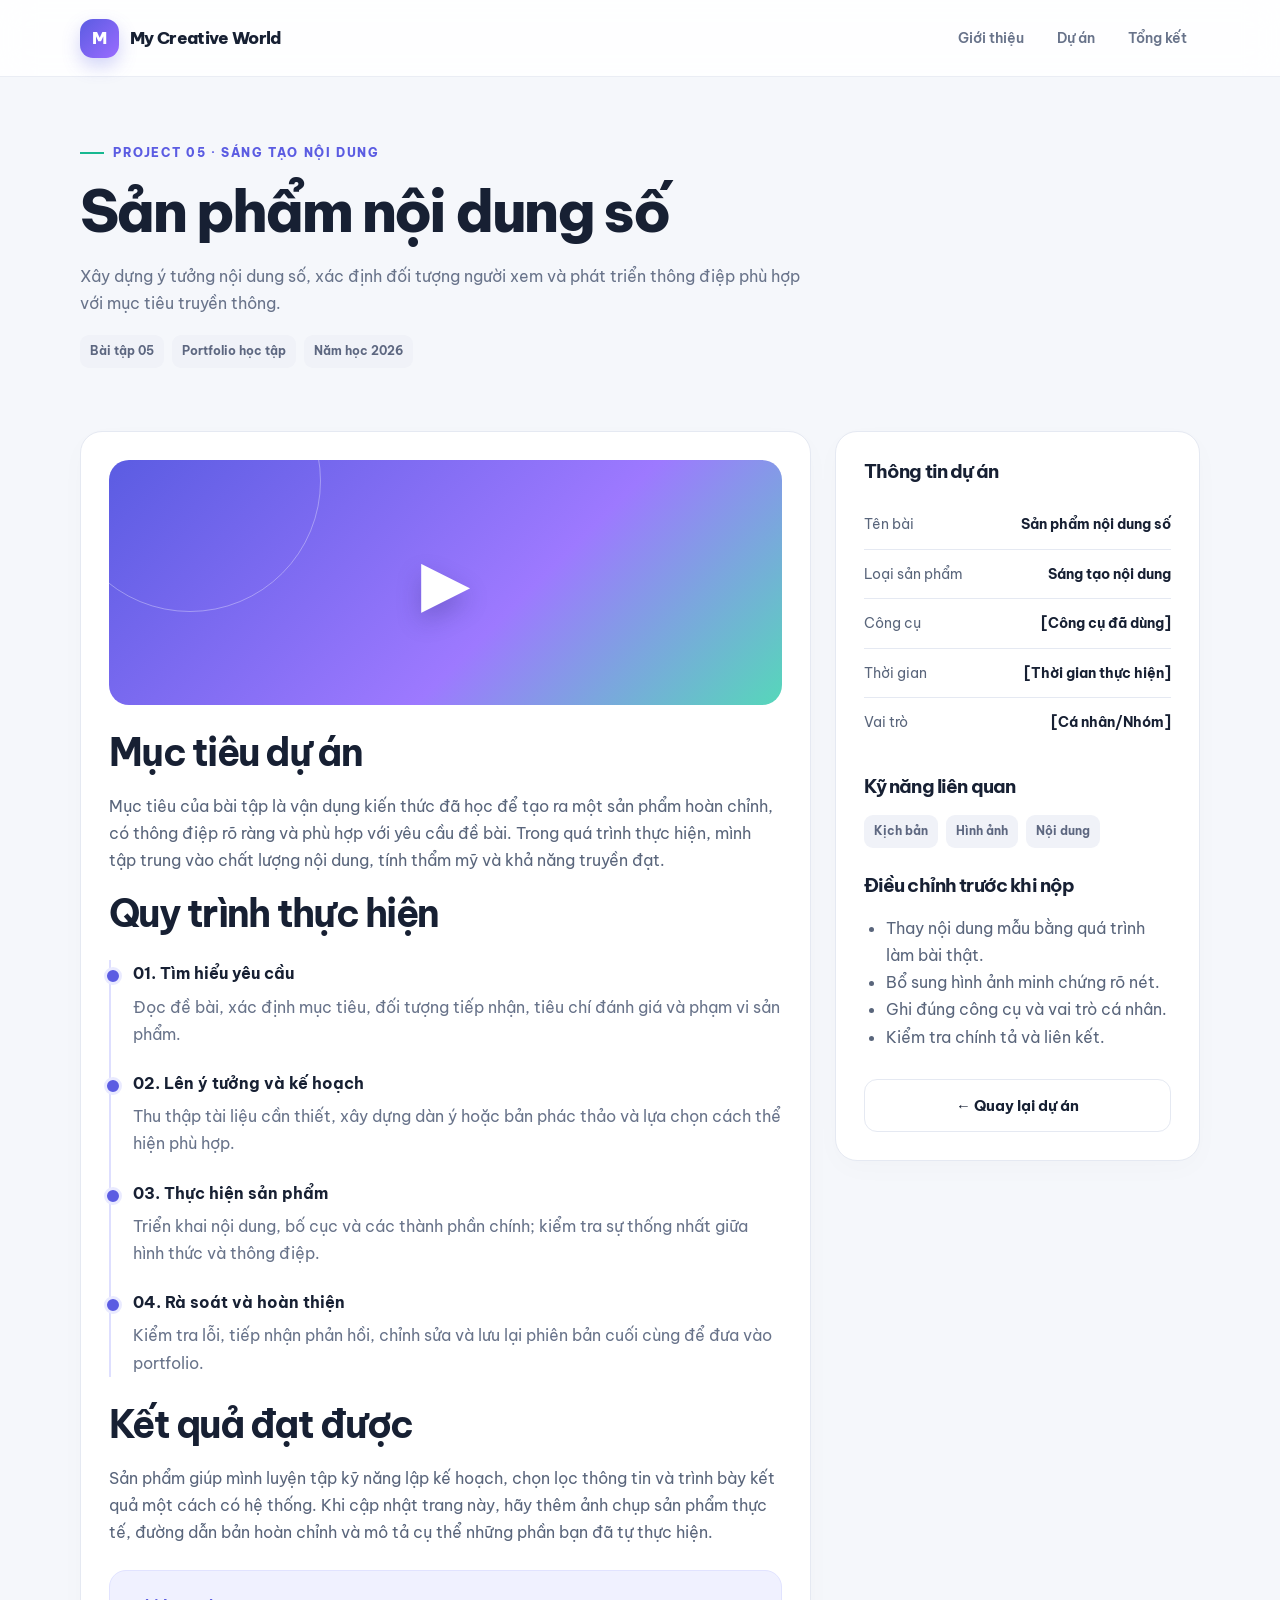
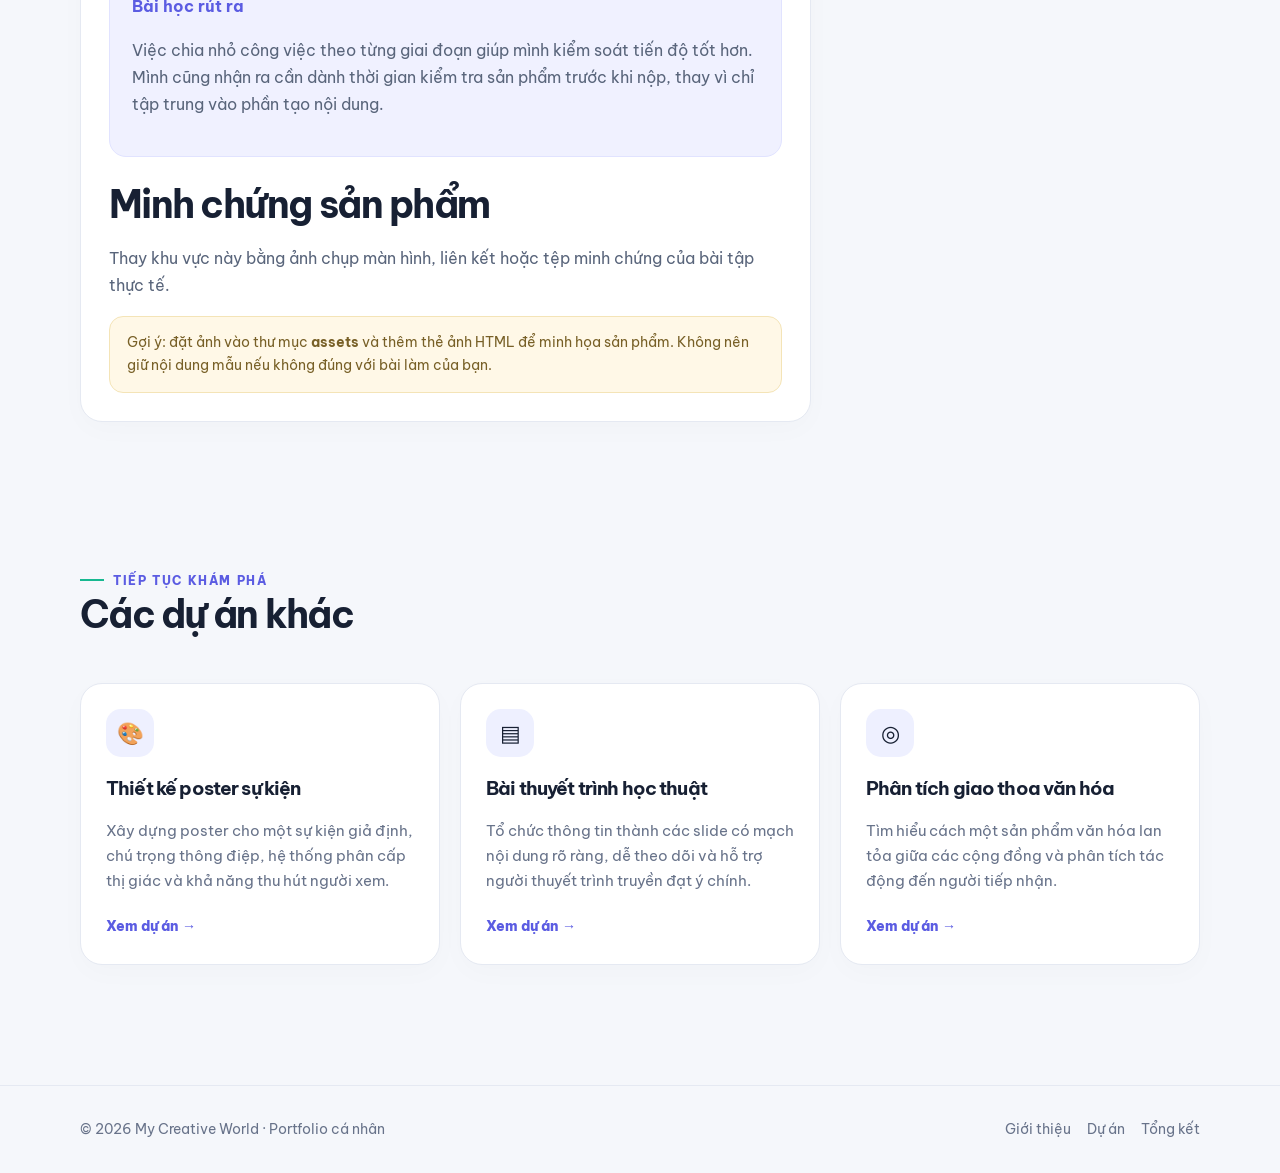
<file: my-creative-world/Portfolioprojects/Portfolioproject-05.html>
<!DOCTYPE html>
<html lang="vi">
<head>
  <meta charset="UTF-8">
  <meta name="viewport" content="width=device-width, initial-scale=1.0">
  <meta name="description" content="Xây dựng ý tưởng nội dung số, xác định đối tượng người xem và phát triển thông điệp phù hợp với mục tiêu truyền thông.">
  <title>Sản phẩm nội dung số | My Creative World</title>
  <link rel="stylesheet" href="../Portfoliostyle.css">
</head>
<body>
<header class="site-header">
  <div class="container nav-wrap">
    <a class="brand" href="Portfolioindex.html" aria-label="Về trang giới thiệu"><span class="brand-mark">M</span><span>My Creative World</span></a>
    <button class="menu-toggle" aria-label="Mở menu" aria-expanded="false">☰</button>
    <nav class="nav-links" aria-label="Điều hướng chính">
      <a href="Portfolioindex.html">Giới thiệu</a>
      <a href="Portfolioprojects.html">Dự án</a>
      <a href="Portfolioprojects/Conclusion.html">Tổng kết</a>
    </nav>
  </div>
</header>
<main>

<section class="page-hero"><div class="container"><span class="eyebrow">Project 05 · Sáng tạo nội dung</span><h1>Sản phẩm nội dung số</h1><p>Xây dựng ý tưởng nội dung số, xác định đối tượng người xem và phát triển thông điệp phù hợp với mục tiêu truyền thông.</p><div class="tag-row"><span class="tag">Bài tập 05</span><span class="tag">Portfolio học tập</span><span class="tag">Năm học 2026</span></div></div></section>
<section class="section" style="padding-top:10px"><div class="container content-grid">
  <article class="panel">
    <div class="project-cover"><span>▶</span></div>
    <h2>Mục tiêu dự án</h2>
    <p>Mục tiêu của bài tập là vận dụng kiến thức đã học để tạo ra một sản phẩm hoàn chỉnh, có thông điệp rõ ràng và phù hợp với yêu cầu đề bài. Trong quá trình thực hiện, mình tập trung vào chất lượng nội dung, tính thẩm mỹ và khả năng truyền đạt.</p>
    <h2>Quy trình thực hiện</h2>
    <div class="timeline">
      <div class="timeline-item"><strong>01. Tìm hiểu yêu cầu</strong><p>Đọc đề bài, xác định mục tiêu, đối tượng tiếp nhận, tiêu chí đánh giá và phạm vi sản phẩm.</p></div>
      <div class="timeline-item"><strong>02. Lên ý tưởng và kế hoạch</strong><p>Thu thập tài liệu cần thiết, xây dựng dàn ý hoặc bản phác thảo và lựa chọn cách thể hiện phù hợp.</p></div>
      <div class="timeline-item"><strong>03. Thực hiện sản phẩm</strong><p>Triển khai nội dung, bố cục và các thành phần chính; kiểm tra sự thống nhất giữa hình thức và thông điệp.</p></div>
      <div class="timeline-item"><strong>04. Rà soát và hoàn thiện</strong><p>Kiểm tra lỗi, tiếp nhận phản hồi, chỉnh sửa và lưu lại phiên bản cuối cùng để đưa vào portfolio.</p></div>
    </div>
    <h2>Kết quả đạt được</h2>
    <p>Sản phẩm giúp mình luyện tập kỹ năng lập kế hoạch, chọn lọc thông tin và trình bày kết quả một cách có hệ thống. Khi cập nhật trang này, hãy thêm ảnh chụp sản phẩm thực tế, đường dẫn bản hoàn chỉnh và mô tả cụ thể những phần bạn đã tự thực hiện.</p>
    <div class="callout"><strong>Bài học rút ra</strong><p>Việc chia nhỏ công việc theo từng giai đoạn giúp mình kiểm soát tiến độ tốt hơn. Mình cũng nhận ra cần dành thời gian kiểm tra sản phẩm trước khi nộp, thay vì chỉ tập trung vào phần tạo nội dung.</p></div>
    <h2>Minh chứng sản phẩm</h2>
    <p>Thay khu vực này bằng ảnh chụp màn hình, liên kết hoặc tệp minh chứng của bài tập thực tế.</p>
    <div class="notice">Gợi ý: đặt ảnh vào thư mục <strong>assets</strong> và thêm thẻ ảnh HTML để minh họa sản phẩm. Không nên giữ nội dung mẫu nếu không đúng với bài làm của bạn.</div>
  </article>
  <aside class="panel">
    <h3>Thông tin dự án</h3>
    <ul class="info-list"><li><span>Tên bài</span><strong>Sản phẩm nội dung số</strong></li><li><span>Loại sản phẩm</span><strong>Sáng tạo nội dung</strong></li><li><span>Công cụ</span><strong>[Công cụ đã dùng]</strong></li><li><span>Thời gian</span><strong>[Thời gian thực hiện]</strong></li><li><span>Vai trò</span><strong>[Cá nhân/Nhóm]</strong></li></ul>
    <h3 style="margin-top:28px">Kỹ năng liên quan</h3><div class="tag-row"><span class="tag">Kịch bản</span><span class="tag">Hình ảnh</span><span class="tag">Nội dung</span></div>
    <h3 style="margin-top:26px">Điều chỉnh trước khi nộp</h3><ul><li>Thay nội dung mẫu bằng quá trình làm bài thật.</li><li>Bổ sung hình ảnh minh chứng rõ nét.</li><li>Ghi đúng công cụ và vai trò cá nhân.</li><li>Kiểm tra chính tả và liên kết.</li></ul>
    <a class="btn btn-secondary" style="width:100%;margin-top:12px" href="../Portfolioprojects.html">← Quay lại dự án</a>
  </aside>
</div></section>
<section class="section"><div class="container"><div class="section-heading"><div><span class="eyebrow">Tiếp tục khám phá</span><h2>Các dự án khác</h2></div></div><div class="card-grid">
<article class="card"><div class="card-icon">🎨</div><h3>Thiết kế poster sự kiện</h3><p>Xây dựng poster cho một sự kiện giả định, chú trọng thông điệp, hệ thống phân cấp thị giác và khả năng thu hút người xem.</p><a class="card-link" href="Portfolioproject-01.html">Xem dự án →</a></article><article class="card"><div class="card-icon">▤</div><h3>Bài thuyết trình học thuật</h3><p>Tổ chức thông tin thành các slide có mạch nội dung rõ ràng, dễ theo dõi và hỗ trợ người thuyết trình truyền đạt ý chính.</p><a class="card-link" href="Portfolioproject-02.html">Xem dự án →</a></article><article class="card"><div class="card-icon">◎</div><h3>Phân tích giao thoa văn hóa</h3><p>Tìm hiểu cách một sản phẩm văn hóa lan tỏa giữa các cộng đồng và phân tích tác động đến người tiếp nhận.</p><a class="card-link" href="Portfolioproject-03.html">Xem dự án →</a></article></div></div></section>
</main>
<footer class="site-footer">
  <div class="container footer-wrap">
    <div>© <span data-year></span> My Creative World · Portfolio cá nhân</div>
    <div class="footer-links"><a href="../Portfolioindex.html">Giới thiệu</a><a href="../Portfolioprojects.html">Dự án</a><a href="../Portfolioprojects/Conclusion.html">Tổng kết</a></div>
  </div>
</footer>
<button class="back-top" aria-label="Lên đầu trang">↑</button>
<script src="../Portfolioscript.js"></script>
</body>
</html>
</file>
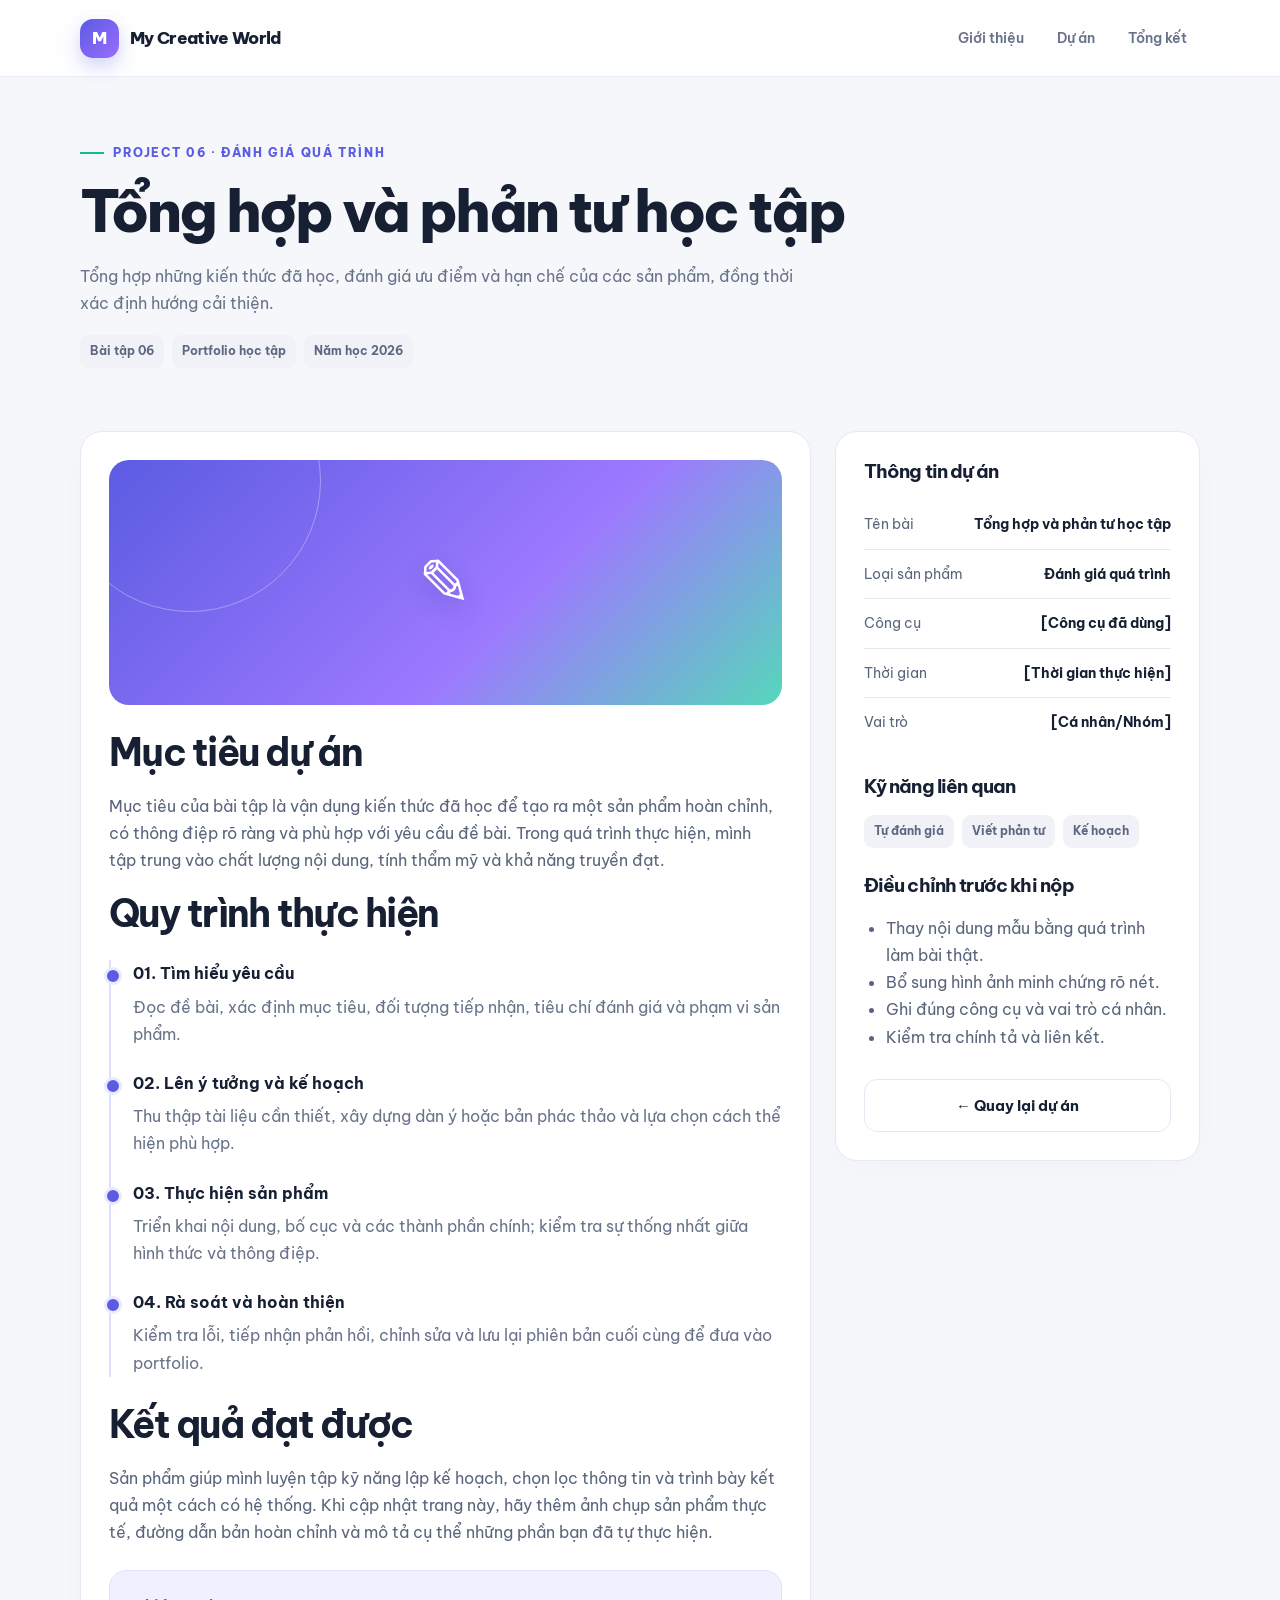
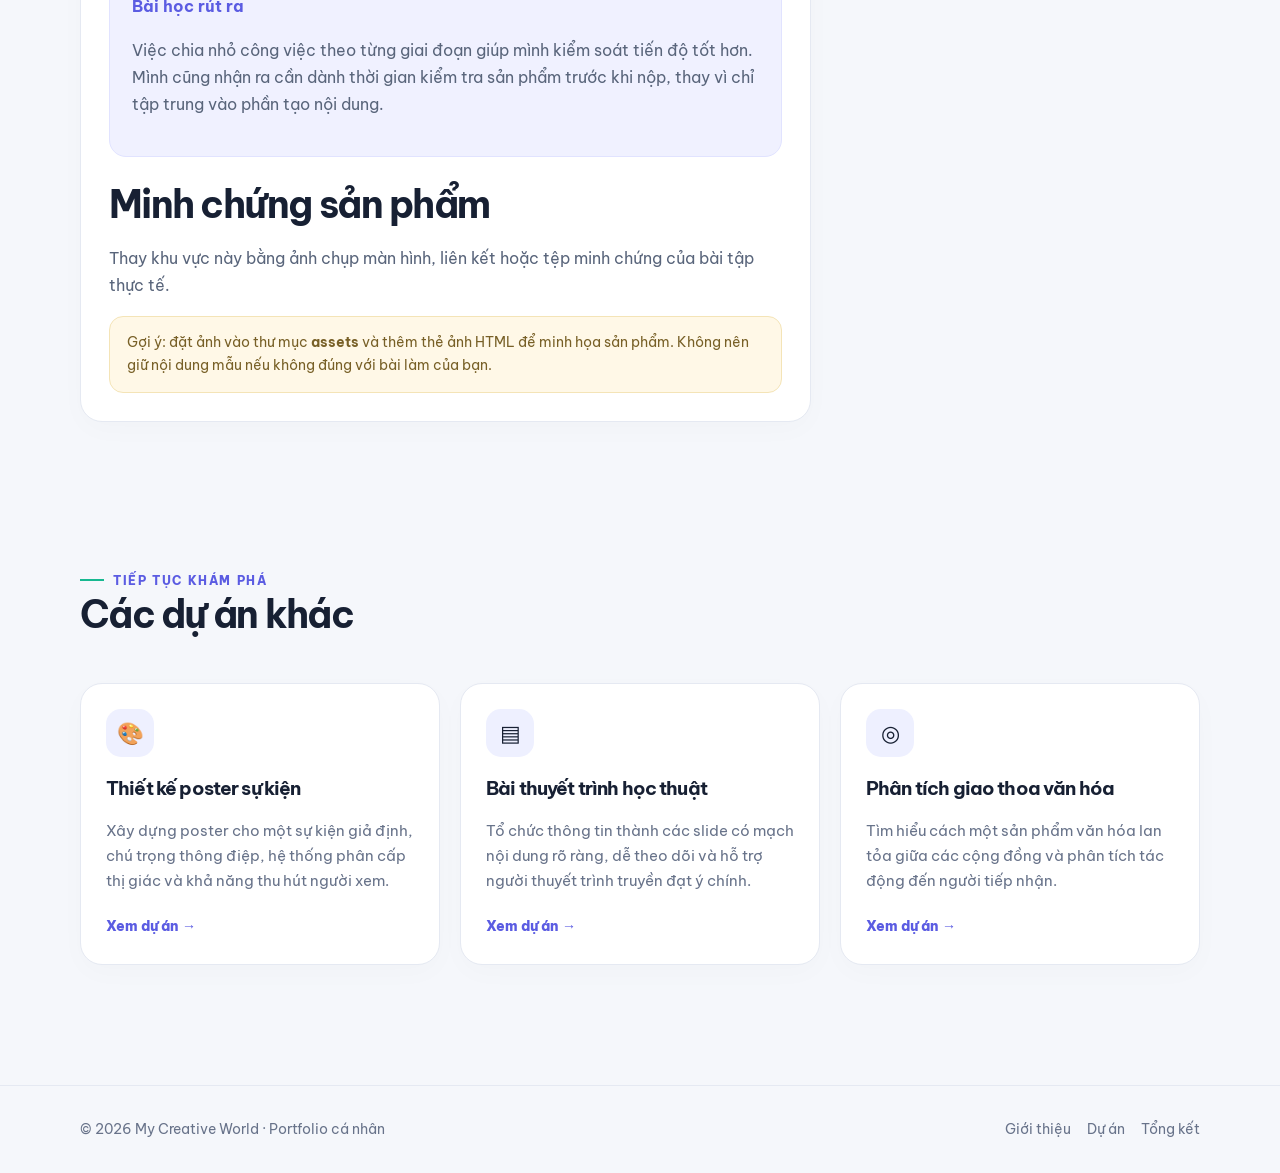
<file: my-creative-world/Portfolioprojects/Portfolioproject-06.html>
<!DOCTYPE html>
<html lang="vi">
<head>
  <meta charset="UTF-8">
  <meta name="viewport" content="width=device-width, initial-scale=1.0">
  <meta name="description" content="Tổng hợp những kiến thức đã học, đánh giá ưu điểm và hạn chế của các sản phẩm, đồng thời xác định hướng cải thiện.">
  <title>Tổng hợp và phản tư học tập | My Creative World</title>
  <link rel="stylesheet" href="../Portfoliostyle.css">
</head>
<body>
<header class="site-header">
  <div class="container nav-wrap">
    <a class="brand" href="Portfolioindex.html" aria-label="Về trang giới thiệu"><span class="brand-mark">M</span><span>My Creative World</span></a>
    <button class="menu-toggle" aria-label="Mở menu" aria-expanded="false">☰</button>
    <nav class="nav-links" aria-label="Điều hướng chính">
      <a href="Portfolioindex.html">Giới thiệu</a>
      <a href="Portfolioprojects.html">Dự án</a>
      <a href="Portfolioprojects/Conclusion.html">Tổng kết</a>
    </nav>
  </div>
</header>
<main>

<section class="page-hero"><div class="container"><span class="eyebrow">Project 06 · Đánh giá quá trình</span><h1>Tổng hợp và phản tư học tập</h1><p>Tổng hợp những kiến thức đã học, đánh giá ưu điểm và hạn chế của các sản phẩm, đồng thời xác định hướng cải thiện.</p><div class="tag-row"><span class="tag">Bài tập 06</span><span class="tag">Portfolio học tập</span><span class="tag">Năm học 2026</span></div></div></section>
<section class="section" style="padding-top:10px"><div class="container content-grid">
  <article class="panel">
    <div class="project-cover"><span>✎</span></div>
    <h2>Mục tiêu dự án</h2>
    <p>Mục tiêu của bài tập là vận dụng kiến thức đã học để tạo ra một sản phẩm hoàn chỉnh, có thông điệp rõ ràng và phù hợp với yêu cầu đề bài. Trong quá trình thực hiện, mình tập trung vào chất lượng nội dung, tính thẩm mỹ và khả năng truyền đạt.</p>
    <h2>Quy trình thực hiện</h2>
    <div class="timeline">
      <div class="timeline-item"><strong>01. Tìm hiểu yêu cầu</strong><p>Đọc đề bài, xác định mục tiêu, đối tượng tiếp nhận, tiêu chí đánh giá và phạm vi sản phẩm.</p></div>
      <div class="timeline-item"><strong>02. Lên ý tưởng và kế hoạch</strong><p>Thu thập tài liệu cần thiết, xây dựng dàn ý hoặc bản phác thảo và lựa chọn cách thể hiện phù hợp.</p></div>
      <div class="timeline-item"><strong>03. Thực hiện sản phẩm</strong><p>Triển khai nội dung, bố cục và các thành phần chính; kiểm tra sự thống nhất giữa hình thức và thông điệp.</p></div>
      <div class="timeline-item"><strong>04. Rà soát và hoàn thiện</strong><p>Kiểm tra lỗi, tiếp nhận phản hồi, chỉnh sửa và lưu lại phiên bản cuối cùng để đưa vào portfolio.</p></div>
    </div>
    <h2>Kết quả đạt được</h2>
    <p>Sản phẩm giúp mình luyện tập kỹ năng lập kế hoạch, chọn lọc thông tin và trình bày kết quả một cách có hệ thống. Khi cập nhật trang này, hãy thêm ảnh chụp sản phẩm thực tế, đường dẫn bản hoàn chỉnh và mô tả cụ thể những phần bạn đã tự thực hiện.</p>
    <div class="callout"><strong>Bài học rút ra</strong><p>Việc chia nhỏ công việc theo từng giai đoạn giúp mình kiểm soát tiến độ tốt hơn. Mình cũng nhận ra cần dành thời gian kiểm tra sản phẩm trước khi nộp, thay vì chỉ tập trung vào phần tạo nội dung.</p></div>
    <h2>Minh chứng sản phẩm</h2>
    <p>Thay khu vực này bằng ảnh chụp màn hình, liên kết hoặc tệp minh chứng của bài tập thực tế.</p>
    <div class="notice">Gợi ý: đặt ảnh vào thư mục <strong>assets</strong> và thêm thẻ ảnh HTML để minh họa sản phẩm. Không nên giữ nội dung mẫu nếu không đúng với bài làm của bạn.</div>
  </article>
  <aside class="panel">
    <h3>Thông tin dự án</h3>
    <ul class="info-list"><li><span>Tên bài</span><strong>Tổng hợp và phản tư học tập</strong></li><li><span>Loại sản phẩm</span><strong>Đánh giá quá trình</strong></li><li><span>Công cụ</span><strong>[Công cụ đã dùng]</strong></li><li><span>Thời gian</span><strong>[Thời gian thực hiện]</strong></li><li><span>Vai trò</span><strong>[Cá nhân/Nhóm]</strong></li></ul>
    <h3 style="margin-top:28px">Kỹ năng liên quan</h3><div class="tag-row"><span class="tag">Tự đánh giá</span><span class="tag">Viết phản tư</span><span class="tag">Kế hoạch</span></div>
    <h3 style="margin-top:26px">Điều chỉnh trước khi nộp</h3><ul><li>Thay nội dung mẫu bằng quá trình làm bài thật.</li><li>Bổ sung hình ảnh minh chứng rõ nét.</li><li>Ghi đúng công cụ và vai trò cá nhân.</li><li>Kiểm tra chính tả và liên kết.</li></ul>
    <a class="btn btn-secondary" style="width:100%;margin-top:12px" href="../Portfolioprojects.html">← Quay lại dự án</a>
  </aside>
</div></section>
<section class="section"><div class="container"><div class="section-heading"><div><span class="eyebrow">Tiếp tục khám phá</span><h2>Các dự án khác</h2></div></div><div class="card-grid">
<article class="card"><div class="card-icon">🎨</div><h3>Thiết kế poster sự kiện</h3><p>Xây dựng poster cho một sự kiện giả định, chú trọng thông điệp, hệ thống phân cấp thị giác và khả năng thu hút người xem.</p><a class="card-link" href="Portfolioproject-01.html">Xem dự án →</a></article><article class="card"><div class="card-icon">▤</div><h3>Bài thuyết trình học thuật</h3><p>Tổ chức thông tin thành các slide có mạch nội dung rõ ràng, dễ theo dõi và hỗ trợ người thuyết trình truyền đạt ý chính.</p><a class="card-link" href="Portfolioproject-02.html">Xem dự án →</a></article><article class="card"><div class="card-icon">◎</div><h3>Phân tích giao thoa văn hóa</h3><p>Tìm hiểu cách một sản phẩm văn hóa lan tỏa giữa các cộng đồng và phân tích tác động đến người tiếp nhận.</p><a class="card-link" href="Portfolioproject-03.html">Xem dự án →</a></article></div></div></section>
</main>
<footer class="site-footer">
  <div class="container footer-wrap">
    <div>© <span data-year></span> My Creative World · Portfolio cá nhân</div>
    <div class="footer-links"><a href="../Portfolioindex.html">Giới thiệu</a><a href="../Portfolioprojects.html">Dự án</a><a href="../Portfolioprojects/Conclusion.html">Tổng kết</a></div>
  </div>
</footer>
<button class="back-top" aria-label="Lên đầu trang">↑</button>
<script src="../Portfolioscript.js"></script>
</body>
</html>
</file>
<file: my-creative-world/Portfoliostyle.css>
@import url('https://fonts.googleapis.com/css2?family=Be+Vietnam+Pro:wght@300;400;500;600;700;800&display=swap');

:root{
  --bg:#f5f7fb; --surface:#fff; --ink:#172033; --muted:#68738a;
  --primary:#5b5ce2; --primary-dark:#4546c7; --accent:#17b890;
  --line:#e5e9f2; --soft:#eef0ff; --shadow:0 18px 50px rgba(26,35,68,.08);
  --radius:22px; --max:1120px;
}
*{box-sizing:border-box}
html{scroll-behavior:smooth}
body{margin:0;background:var(--bg);color:var(--ink);font-family:'Be Vietnam Pro',Arial,sans-serif;line-height:1.7}
a{color:inherit;text-decoration:none}
img{max-width:100%;display:block}
button,a{ -webkit-tap-highlight-color:transparent}
.container{width:min(var(--max),calc(100% - 40px));margin-inline:auto}
.site-header{position:sticky;top:0;z-index:20;background:rgba(255,255,255,.88);backdrop-filter:blur(16px);border-bottom:1px solid rgba(229,233,242,.8)}
.nav-wrap{min-height:76px;display:flex;align-items:center;justify-content:space-between;gap:24px}
.brand{display:flex;align-items:center;gap:11px;font-weight:800;letter-spacing:-.04em;font-size:1.05rem}
.brand-mark{width:39px;height:39px;display:grid;place-items:center;border-radius:13px;color:#fff;background:linear-gradient(135deg,var(--primary),#9a6cff);box-shadow:0 8px 18px #5b5ce244}
.nav-links{display:flex;align-items:center;gap:7px}
.nav-links a{padding:10px 13px;border-radius:12px;color:var(--muted);font-size:.9rem;font-weight:600;transition:.2s}
.nav-links a:hover,.nav-links a.active{background:var(--soft);color:var(--primary)}
.menu-toggle{display:none;border:1px solid var(--line);background:white;border-radius:12px;padding:9px 12px;font-size:1.1rem}
.hero{padding:82px 0 65px;position:relative;overflow:hidden}
.hero::before{content:"";position:absolute;width:420px;height:420px;border-radius:50%;background:#dfe2ff;filter:blur(2px);right:-120px;top:-170px;z-index:-1}
.hero-grid{display:grid;grid-template-columns:1.2fr .8fr;align-items:center;gap:60px}
.eyebrow{display:inline-flex;align-items:center;gap:9px;color:var(--primary);font-size:.78rem;font-weight:800;text-transform:uppercase;letter-spacing:.13em}
.eyebrow:before{content:"";width:24px;height:2px;background:var(--accent)}
h1,h2,h3{line-height:1.2;letter-spacing:-.045em;margin:0 0 18px}
h1{font-size:clamp(2.6rem,6vw,4.8rem);font-weight:800}
h2{font-size:clamp(1.8rem,3vw,2.7rem)}
h3{font-size:1.18rem}
.gradient-text{background:linear-gradient(100deg,var(--primary),#a25cff);-webkit-background-clip:text;background-clip:text;color:transparent}
.lead{font-size:1.12rem;color:var(--muted);max-width:650px}
.hero-actions{display:flex;flex-wrap:wrap;gap:12px;margin-top:28px}
.btn{display:inline-flex;align-items:center;justify-content:center;gap:9px;padding:13px 19px;border-radius:13px;font-weight:700;font-size:.92rem;border:1px solid transparent;transition:transform .2s,box-shadow .2s}
.btn:hover{transform:translateY(-2px)}
.btn-primary{background:var(--primary);color:white;box-shadow:0 10px 22px #5b5ce233}
.btn-primary:hover{background:var(--primary-dark)}
.btn-secondary{background:white;border-color:var(--line);color:var(--ink)}
.profile-card{background:linear-gradient(145deg,#fff,#f0f1ff);border:1px solid #fff;border-radius:30px;padding:28px;box-shadow:var(--shadow);position:relative}
.profile-art{height:270px;border-radius:22px;background:linear-gradient(135deg,#696af0,#a978ff 55%,#64ddc0);display:grid;place-items:center;overflow:hidden;position:relative}
.profile-art:before,.profile-art:after{content:"";position:absolute;border:1px solid #ffffff55;border-radius:50%;width:220px;height:220px}
.profile-art:after{width:310px;height:310px}
.avatar-placeholder{width:126px;height:126px;border-radius:38px;background:#ffffffed;color:var(--primary);display:grid;place-items:center;font-size:3.5rem;font-weight:800;transform:rotate(-7deg);box-shadow:0 15px 35px #20206033;z-index:1}
.profile-caption{display:flex;justify-content:space-between;gap:16px;align-items:center;margin-top:20px}
.profile-caption p{margin:4px 0 0;color:var(--muted);font-size:.88rem}
.status{font-size:.75rem;background:#e3fbf3;color:#087b5f;padding:7px 10px;border-radius:999px;font-weight:800;white-space:nowrap}
.section{padding:70px 0}
.section-heading{display:flex;justify-content:space-between;align-items:end;gap:24px;margin-bottom:28px}
.section-heading p{margin:0;color:var(--muted);max-width:550px}
.card-grid{display:grid;grid-template-columns:repeat(3,minmax(0,1fr));gap:20px}
.card{background:var(--surface);border:1px solid var(--line);border-radius:var(--radius);padding:25px;box-shadow:0 8px 28px #1c2b4b05;transition:transform .2s,box-shadow .2s}
.card:hover{transform:translateY(-4px);box-shadow:var(--shadow)}
.card-icon{width:48px;height:48px;display:grid;place-items:center;border-radius:15px;background:var(--soft);font-size:1.35rem;margin-bottom:20px}
.card p{color:var(--muted);font-size:.93rem;margin:0 0 18px}
.card-link{display:inline-flex;align-items:center;gap:8px;color:var(--primary);font-size:.88rem;font-weight:800}
.tag-row{display:flex;flex-wrap:wrap;gap:8px;margin:18px 0}
.tag{display:inline-block;background:#f0f2f8;color:#5d6780;padding:6px 10px;border-radius:9px;font-size:.76rem;font-weight:700}
.stats{display:grid;grid-template-columns:repeat(3,1fr);gap:14px;margin-top:30px}
.stat{background:#ffffffb8;border:1px solid #fff;border-radius:17px;padding:18px}
.stat strong{display:block;font-size:1.7rem;letter-spacing:-.05em}
.stat span{font-size:.82rem;color:var(--muted)}
.page-hero{padding:58px 0 35px}
.page-hero h1{font-size:clamp(2.2rem,5vw,3.6rem);margin-top:12px}
.page-hero p{color:var(--muted);max-width:720px}
.content-grid{display:grid;grid-template-columns:minmax(0,1.6fr) minmax(250px,.8fr);gap:24px;align-items:start}
.panel{background:white;border:1px solid var(--line);border-radius:var(--radius);padding:28px;box-shadow:0 8px 28px #1c2b4b05}
.panel p,.panel li{color:#59657b}
.panel ul,.panel ol{padding-left:22px}
.project-cover{min-height:245px;border-radius:20px;background:linear-gradient(135deg,#5b5ce2,#9d79ff 60%,#56d7ba);display:grid;place-items:center;color:white;font-size:4rem;margin-bottom:24px;position:relative;overflow:hidden}
.project-cover:before{content:"";position:absolute;width:260px;height:260px;border:1px solid #ffffff55;border-radius:50%;left:-50px;top:-110px}
.project-cover span{z-index:1;text-shadow:0 10px 24px #20206044}
.info-list{list-style:none;padding:0!important;margin:0}
.info-list li{display:flex;justify-content:space-between;gap:18px;padding:12px 0;border-bottom:1px solid var(--line);font-size:.9rem}
.info-list li:last-child{border:0}
.info-list strong{color:var(--ink)}
.callout{padding:22px;border-radius:17px;background:#f0f1ff;border:1px solid #e1e3ff;margin:24px 0}
.callout strong{color:var(--primary)}
.timeline{border-left:2px solid #dedfff;padding-left:22px;margin:24px 0}
.timeline-item{position:relative;margin:0 0 22px}
.timeline-item:before{content:"";position:absolute;left:-29px;top:7px;width:12px;height:12px;border-radius:50%;background:var(--primary);border:3px solid #e9eaff}
.timeline-item p{margin:6px 0 0;color:var(--muted)}
.contact-band{background:linear-gradient(120deg,#292c75,#5b5ce2);color:white;border-radius:28px;padding:38px;display:flex;justify-content:space-between;align-items:center;gap:24px}
.contact-band p{color:#dfe1ff;margin:0}
.contact-band .btn{background:white;color:var(--primary);white-space:nowrap}
.site-footer{padding:32px 0;border-top:1px solid var(--line);color:var(--muted);font-size:.85rem;margin-top:50px}
.footer-wrap{display:flex;justify-content:space-between;gap:20px;align-items:center}
.footer-links{display:flex;gap:16px;flex-wrap:wrap}
.footer-links a:hover{color:var(--primary)}
.back-top{position:fixed;right:22px;bottom:22px;border:0;background:var(--primary);color:white;border-radius:50%;width:44px;height:44px;font-size:1.1rem;box-shadow:0 8px 20px #5b5ce255;cursor:pointer;display:none}
.back-top.show{display:block}
.notice{padding:14px 17px;background:#fff8e7;border:1px solid #f4e4b7;border-radius:14px;color:#786027;font-size:.88rem}
@media(max-width:850px){
 .hero-grid,.content-grid{grid-template-columns:1fr}
 .hero-grid{gap:35px}
 .profile-card{max-width:520px}
 .card-grid{grid-template-columns:repeat(2,minmax(0,1fr))}
 .section-heading{align-items:start;flex-direction:column}
}
@media(max-width:620px){
 .container{width:min(var(--max),calc(100% - 28px))}
 .nav-wrap{min-height:68px}
 .menu-toggle{display:block}
 .nav-links{display:none;position:absolute;top:68px;left:14px;right:14px;padding:12px;background:white;border:1px solid var(--line);border-radius:16px;box-shadow:var(--shadow);flex-direction:column;align-items:stretch}
 .nav-links.open{display:flex}
 .nav-links a{padding:12px}
 .hero{padding:54px 0 35px}
 .section{padding:48px 0}
 .card-grid{grid-template-columns:1fr}
 .stats{grid-template-columns:1fr}
 .profile-art{height:220px}
 .contact-band{padding:26px;align-items:flex-start;flex-direction:column}
 .footer-wrap{flex-direction:column;align-items:flex-start}
 .panel{padding:21px}
}
</file>
